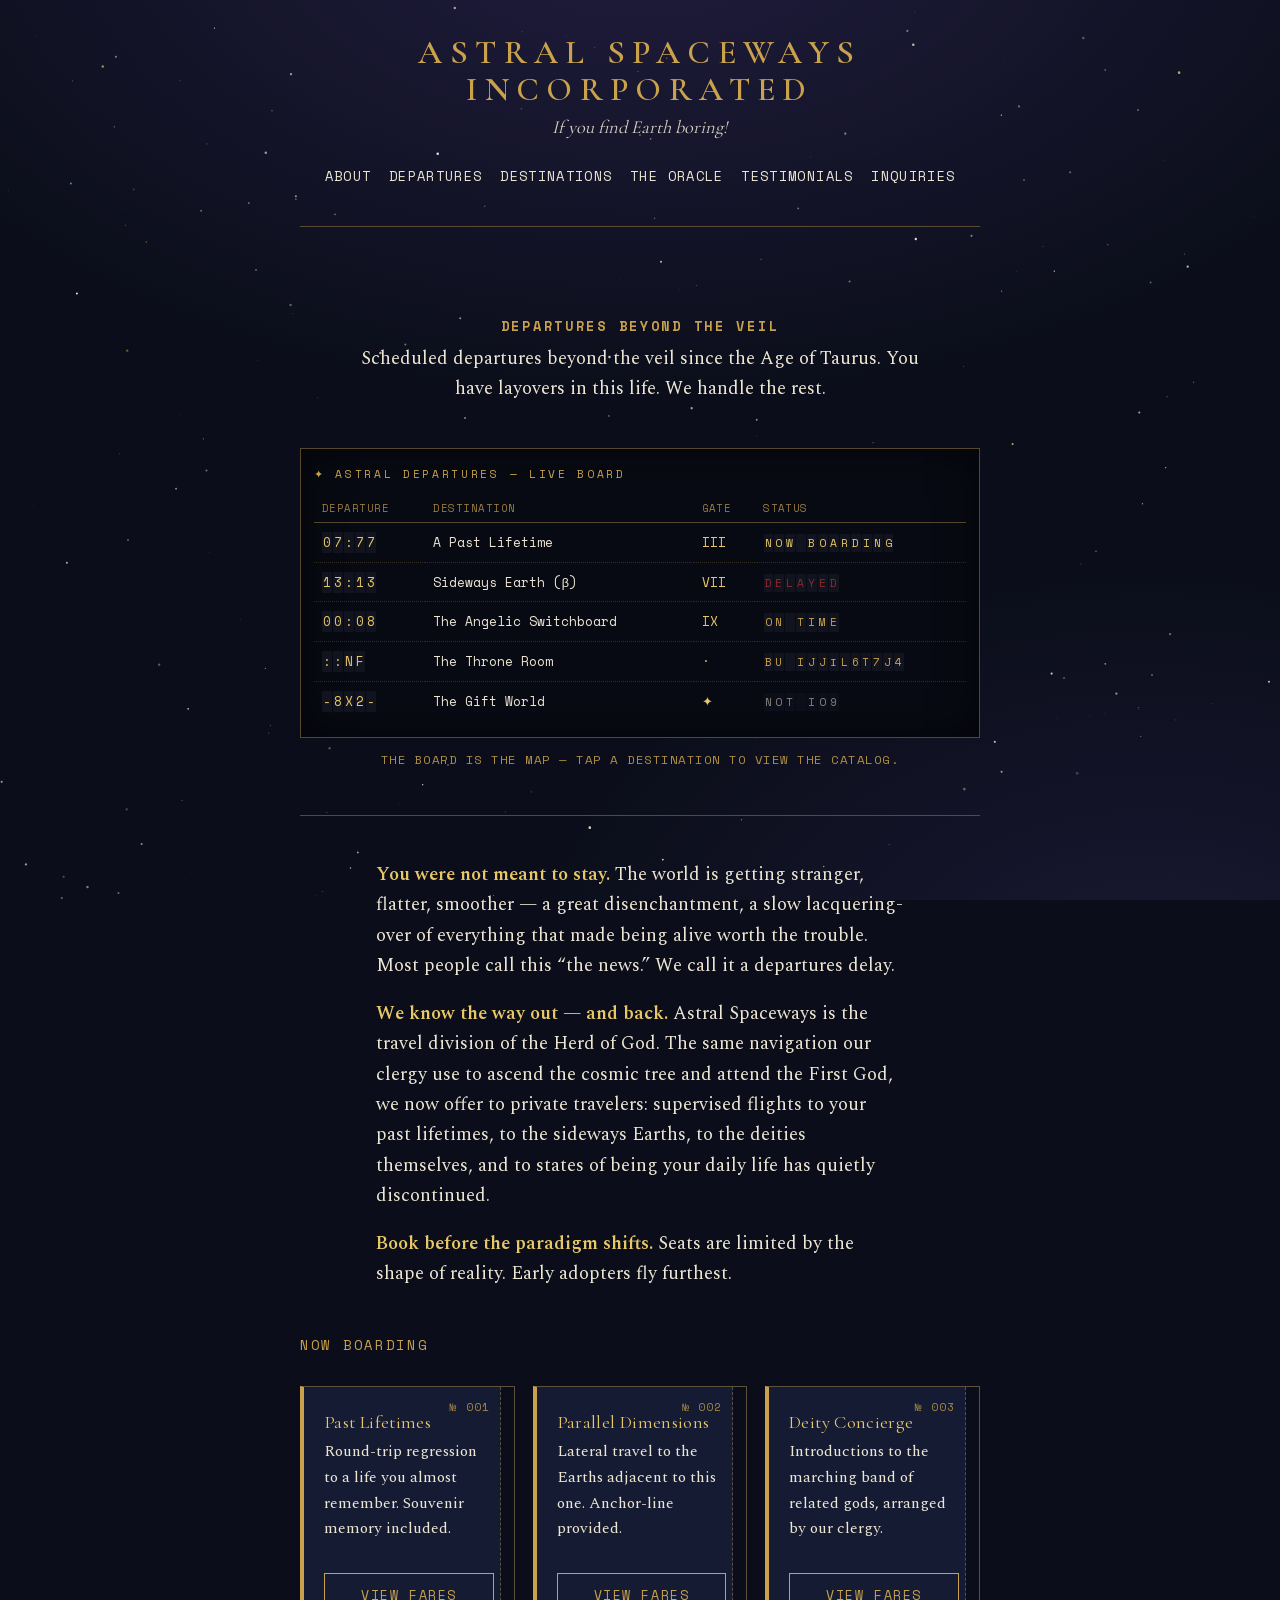
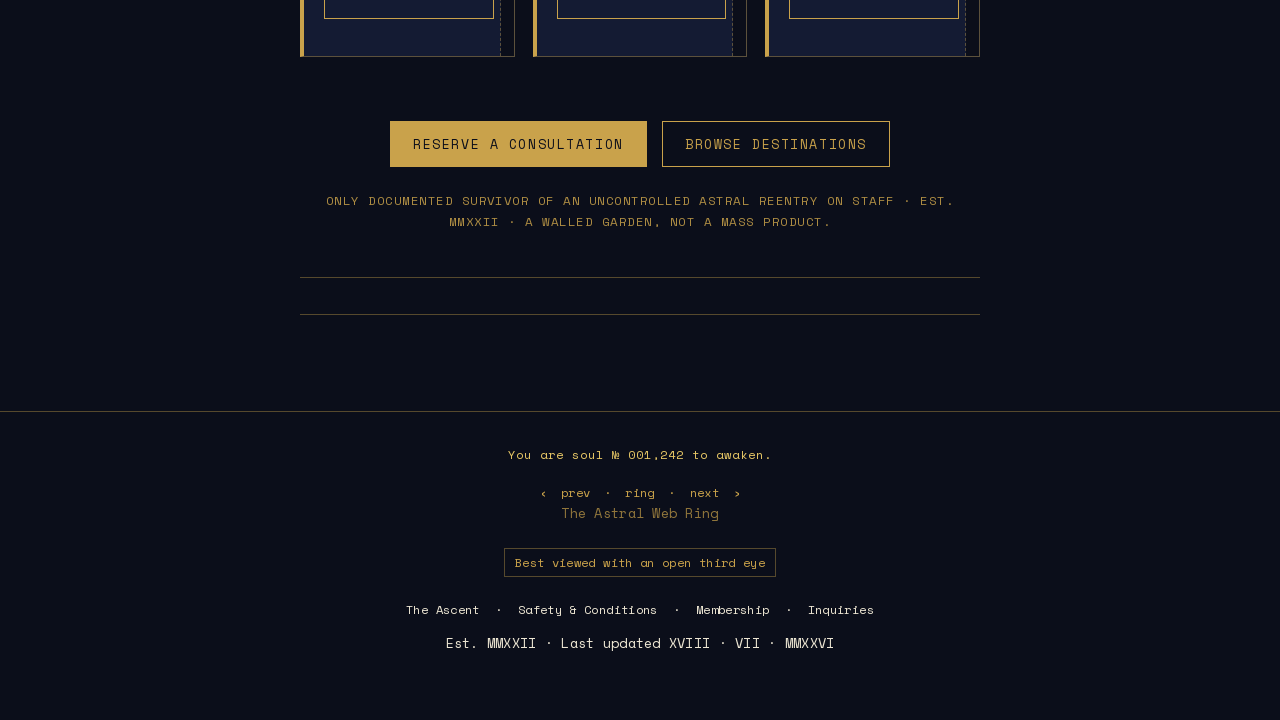
<file: index.html>
<!DOCTYPE html>
<html lang="en">
<head>
  <meta charset="utf-8">
  <meta name="viewport" content="width=device-width, initial-scale=1">
  <title>Astral Spaceways Incorporated — If you find Earth boring!</title>
  <meta name="description" content="Scheduled departures beyond the veil since the Age of Taurus. Supervised astral flights to past lifetimes, parallel dimensions, and the deities themselves. The travel division of the Herd of God.">
  <link rel="icon" href="favicon.svg" type="image/svg+xml">
  <link rel="icon" href="favicon.ico" sizes="any">
  <link rel="preload" href="assets/fonts/cormorant-garamond-var.woff2" as="font" type="font/woff2" crossorigin>
  <link rel="preload" href="assets/fonts/spectral-400.woff2" as="font" type="font/woff2" crossorigin>
  <link rel="stylesheet" href="assets/css/style.css">
  <meta property="og:type" content="website">
  <meta property="og:title" content="Astral Spaceways Incorporated — If you find Earth boring!">
  <meta property="og:description" content="Scheduled departures beyond the veil since the Age of Taurus. Supervised flights to past lifetimes, parallel dimensions, and the deities themselves.">
  <meta property="og:image" content="assets/img/og-image.png">
  <meta name="twitter:card" content="summary_large_image">
</head>
<body>
  <div class="starfield" aria-hidden="true"></div>
  <a class="skip" href="#main">Skip to content</a>

  <header class="masthead">
    <div class="wrap">
      <p class="wordmark"><a href="index.html">Astral Spaceways Incorporated</a></p>
      <p class="tagline">If you find Earth boring!</p>
      <nav class="nav" aria-label="Primary">
        <ul>
          <li><a href="about.html">About</a></li>
          <li><a href="departures.html">Departures</a></li>
          <li><a href="destinations.html">Destinations</a></li>
          <li><a href="oracle.html">The Oracle</a></li>
          <li><a href="testimonials.html">Testimonials</a></li>
          <li><a href="inquiries.html">Inquiries</a></li>
        </ul>
      </nav>
      <hr class="hairline hairline--wide">
    </div>
  </header>

  <main id="main">
    <div class="wrap">

      <section class="center" aria-labelledby="hero-h">
        <h1 id="hero-h" class="eyebrow">Departures beyond the veil</h1>
        <p class="lede measure">Scheduled departures beyond the veil since the Age of Taurus. You have layovers in this life. We handle the rest.</p>
      </section>

      <!-- SIGNATURE: The Astral Departures Board (§8.4) -->
      <section aria-labelledby="board-h">
        <div class="board">
          <table>
            <caption id="board-h">✦ Astral Departures — live board</caption>
            <thead>
              <tr><th scope="col">Departure</th><th scope="col">Destination</th><th scope="col">Gate</th><th scope="col">Status</th></tr>
            </thead>
            <tbody>
              <tr>
                <td><span data-flap="07:77">07:77</span></td>
                <td class="dest"><a class="dest" href="destinations.html#terminal-i">A Past Lifetime</a></td>
                <td>III</td>
                <td><span class="status" data-s="boarding" data-flap="NOW BOARDING">NOW BOARDING</span></td>
              </tr>
              <tr>
                <td><span data-flap="13:13">13:13</span></td>
                <td class="dest"><a class="dest" href="destinations.html#terminal-ii">Sideways Earth (β)</a></td>
                <td>VII</td>
                <td><span class="status" data-s="delayed" data-flap="DELAYED">DELAYED</span></td>
              </tr>
              <tr>
                <td><span data-flap="00:00">00:00</span></td>
                <td class="dest"><a class="dest" href="destinations.html#terminal-iii">The Angelic Switchboard</a></td>
                <td>IX</td>
                <td><span class="status" data-flap="ON TIME">ON TIME</span></td>
              </tr>
              <tr>
                <td><span data-flap="∞:∞∞">∞:∞∞</span></td>
                <td class="dest"><a class="dest" href="destinations.html#terminal-iv">The Throne Room</a></td>
                <td>·</td>
                <td><span class="status" data-flap="BY INVITATION">BY INVITATION</span></td>
              </tr>
              <tr>
                <td><span data-flap="--:--">--:--</span></td>
                <td class="dest"><a class="dest" href="destinations.html#terminal-gift">The Gift World</a></td>
                <td>✦</td>
                <td><span class="status" data-s="notyet" data-flap="NOT YET">NOT YET</span></td>
              </tr>
            </tbody>
          </table>
        </div>
        <p class="trust" style="margin-top:.8rem">The board is the map — tap a destination to view the catalog.</p>
      </section>

      <hr class="hairline">

      <!-- The pitch, three movements (§10.1) -->
      <section class="measure" aria-label="The pitch">
        <p class="lede"><strong>You were not meant to stay.</strong> The world is getting stranger, flatter, smoother — a great disenchantment, a slow lacquering-over of everything that made being alive worth the trouble. Most people call this “the news.” We call it a departures delay.</p>
        <p class="lede"><strong>We know the way out — and back.</strong> Astral Spaceways is the travel division of the Herd of God. The same navigation our clergy use to ascend the cosmic tree and attend the First God, we now offer to private travelers: supervised flights to your past lifetimes, to the sideways Earths, to the deities themselves, and to states of being your daily life has quietly discontinued.</p>
        <p class="lede"><strong>Book before the paradigm shifts.</strong> Seats are limited by the shape of reality. Early adopters fly furthest.</p>
      </section>

      <!-- Three feature tiles (§10.1) -->
      <section aria-labelledby="feat-h">
        <p class="eyebrow" id="feat-h">Now boarding</p>
        <div class="pass-grid cols-3">
          <article class="pass tile">
            <span class="ticket-no">№ 001</span>
            <p class="fare">Past Lifetimes</p>
            <p class="fare-body">Round-trip regression to a life you almost remember. Souvenir memory included.</p>
            <p class="tile-cta"><a class="btn btn--block" href="departures.html">View fares</a></p>
          </article>
          <article class="pass tile">
            <span class="ticket-no">№ 002</span>
            <p class="fare">Parallel Dimensions</p>
            <p class="fare-body">Lateral travel to the Earths adjacent to this one. Anchor-line provided.</p>
            <p class="tile-cta"><a class="btn btn--block" href="departures.html">View fares</a></p>
          </article>
          <article class="pass tile">
            <span class="ticket-no">№ 003</span>
            <p class="fare">Deity Concierge</p>
            <p class="fare-body">Introductions to the marching band of related gods, arranged by our clergy.</p>
            <p class="tile-cta"><a class="btn btn--block" href="departures.html">View fares</a></p>
          </article>
        </div>
      </section>

      <section class="center">
        <div class="cta-row">
          <a class="btn btn--solid" href="inquiries.html">Reserve a consultation</a>
          <a class="btn" href="destinations.html">Browse destinations</a>
        </div>
        <p class="trust">Only documented survivor of an uncontrolled astral reentry on staff · Est. MMXXII · A walled garden, not a mass product.</p>
      </section>

      <!-- The one sanctioned ticker (§8.5) -->
      <div class="ticker" aria-hidden="true"><span>✦ IN-FLIGHT STATUS ✦ &nbsp; The archangel of Mystery is not answering direct calls today &nbsp; · &nbsp; Gate IX open for the Switchboard &nbsp; · &nbsp; Grounding crew on standby at all terminals &nbsp; · &nbsp; Empty is the throne &nbsp; · &nbsp; Tip your cowherd &nbsp; ✦</span></div>

    </div>
  </main>

  <footer class="site-footer">
    <div class="wrap">
      <p class="counter" id="soul-counter">You are soul № 001,242 to awaken.</p>
      <p class="webring">‹ <a href="membership.html">prev</a> · <a href="about.html">ring</a> · <a href="destinations.html">next</a> ›<br><span class="mono" style="opacity:.7">The Astral Web Ring</span></p>
      <p class="badge3i">Best viewed with an open third eye</p>
      <p class="footer-links">
        <a href="ascent.html">The Ascent</a> ·
        <a href="safety.html">Safety &amp; Conditions</a> ·
        <a href="membership.html">Membership</a> ·
        <a href="inquiries.html">Inquiries</a>
      </p>
      <p class="mono">Est. MMXXII · Last updated XVIII · VII · MMXXVI</p>
    </div>
  </footer>

  <script src="assets/js/starfield.js" defer></script>
  <script src="assets/js/splitflap.js" defer></script>
  <script src="assets/js/nav.js" defer></script>
</body>
</html>
</file>
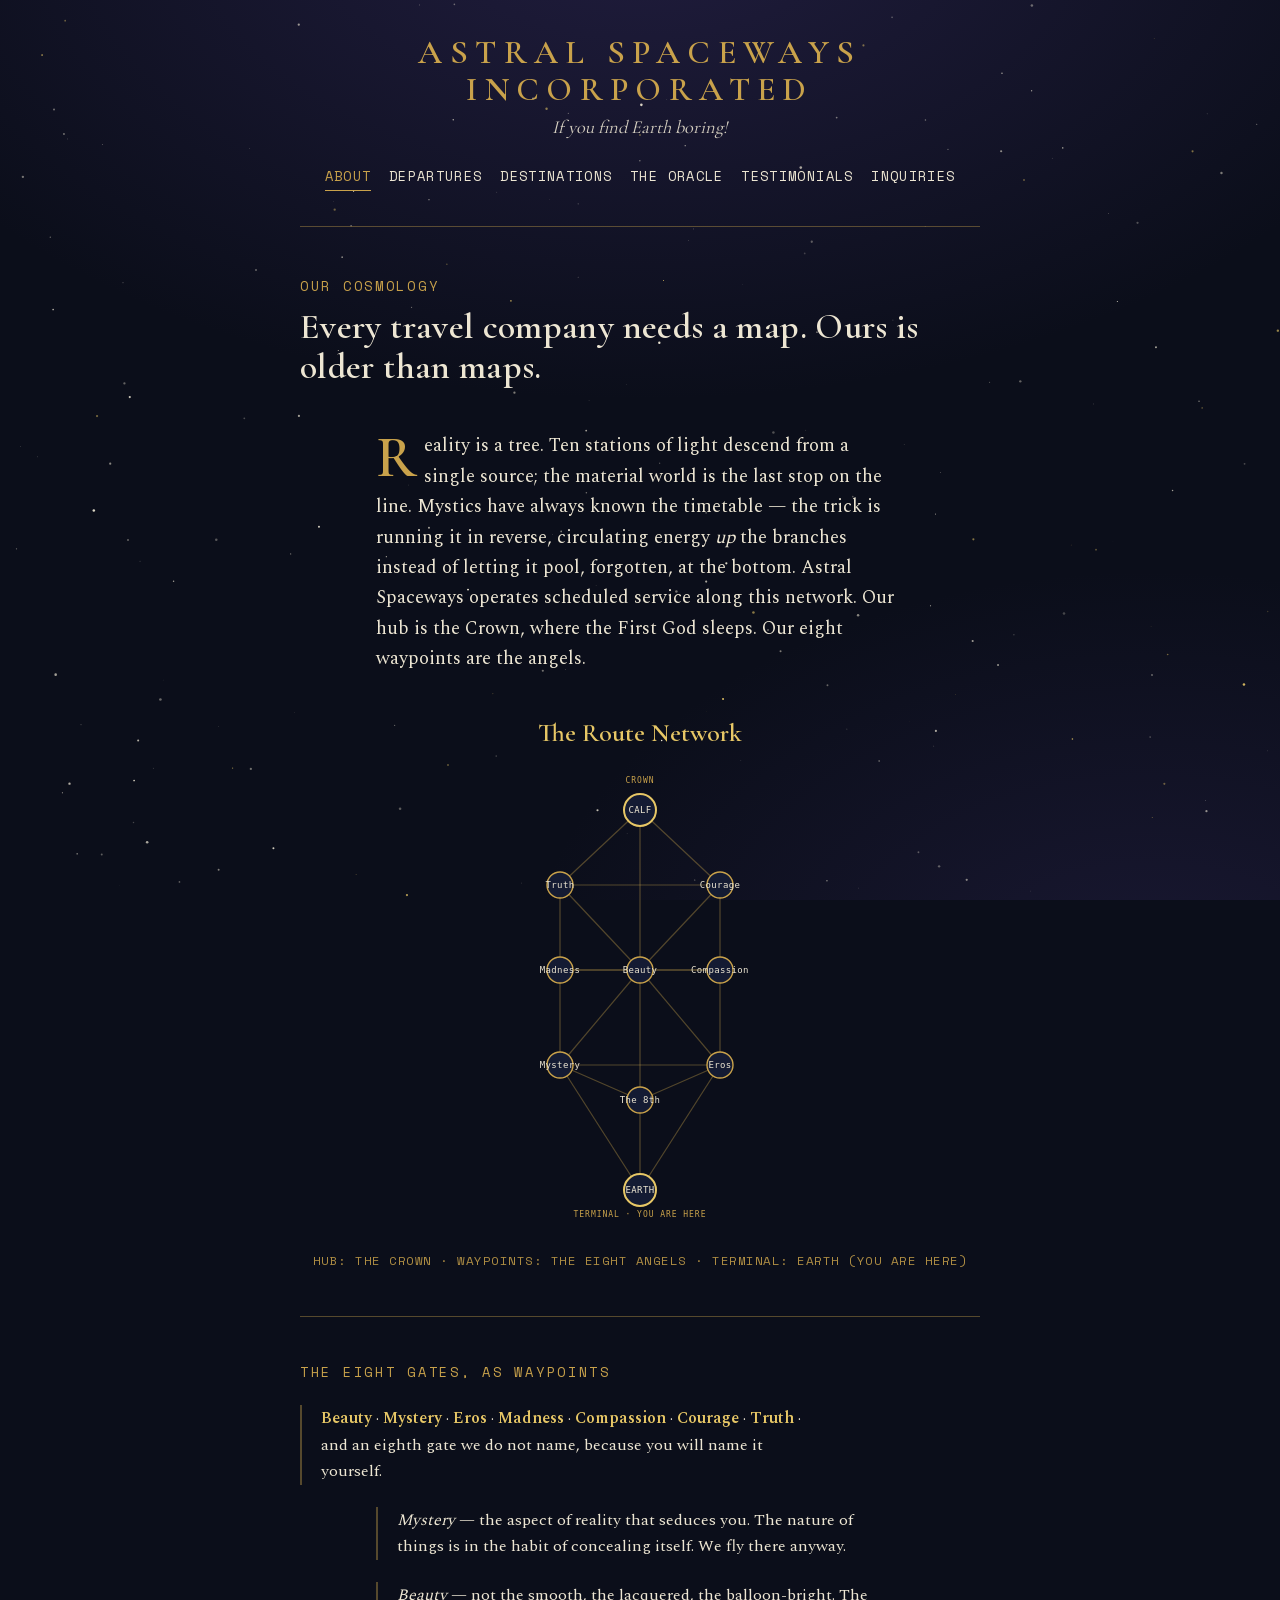
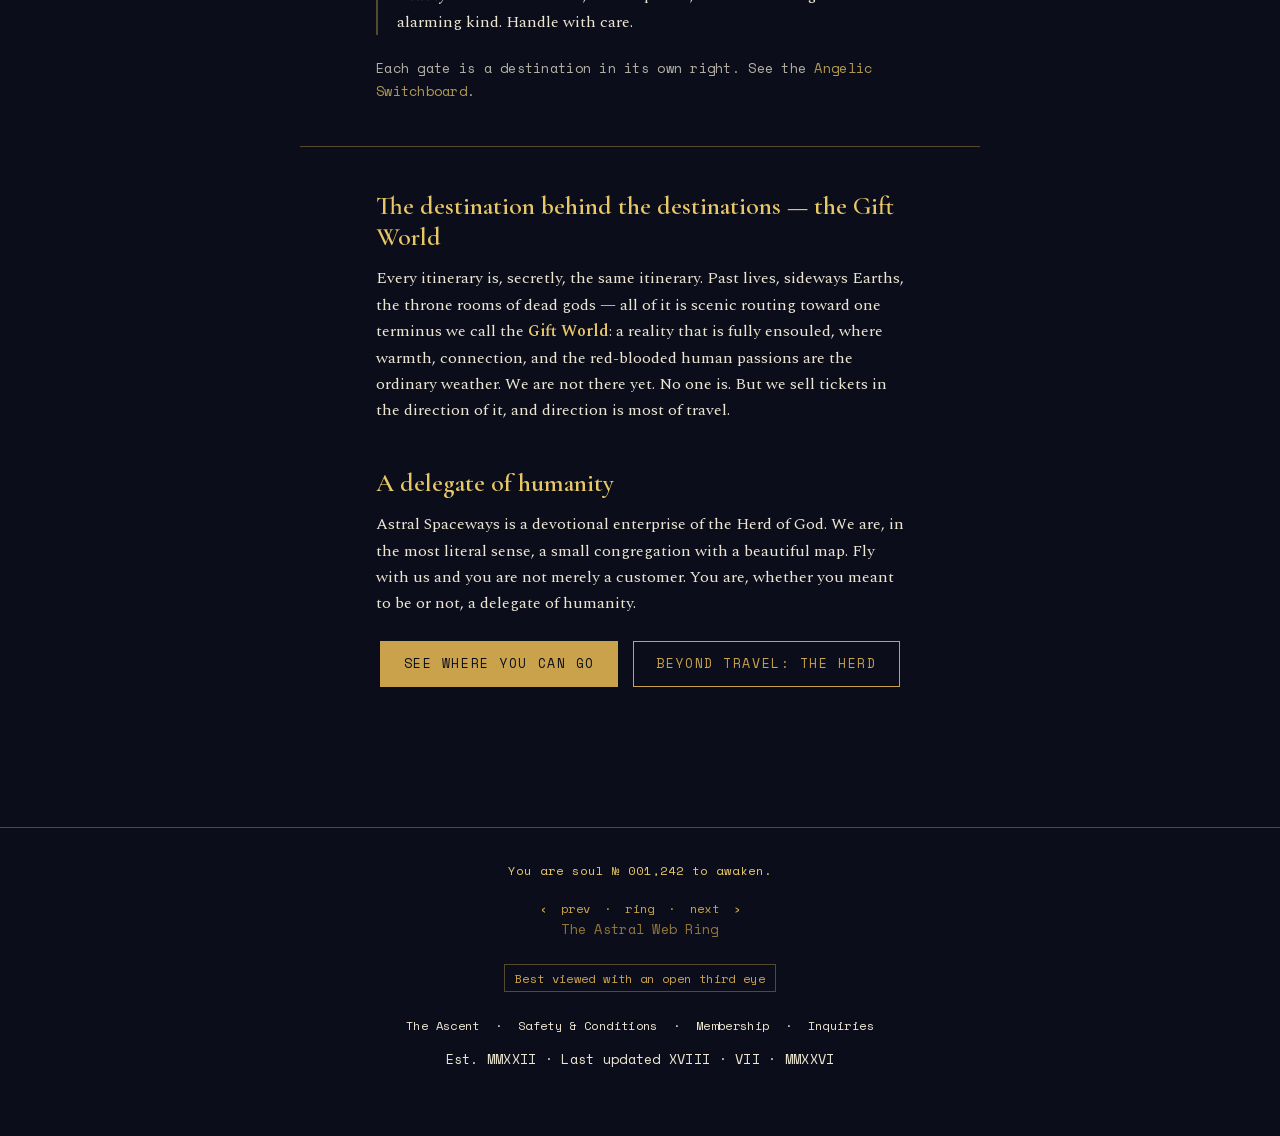
<file: about.html>
<!DOCTYPE html>
<html lang="en">
<head>
  <meta charset="utf-8">
  <meta name="viewport" content="width=device-width, initial-scale=1">
  <title>Our Cosmology — Astral Spaceways Incorporated</title>
  <meta name="description" content="Every travel company needs a map. Ours is older than maps. The cosmic tree, the eight gates, and the Gift World — repackaged as flight infrastructure.">
  <link rel="icon" href="favicon.svg" type="image/svg+xml">
  <link rel="icon" href="favicon.ico" sizes="any">
  <link rel="stylesheet" href="assets/css/style.css">
  <meta property="og:type" content="website">
  <meta property="og:title" content="Our Cosmology — Astral Spaceways Incorporated">
  <meta property="og:description" content="Every travel company needs a map. Ours is older than maps.">
  <meta property="og:image" content="assets/img/og-image.png">
</head>
<body>
  <div class="starfield" aria-hidden="true"></div>
  <a class="skip" href="#main">Skip to content</a>

  <header class="masthead">
    <div class="wrap">
      <p class="wordmark"><a href="index.html">Astral Spaceways Incorporated</a></p>
      <p class="tagline">If you find Earth boring!</p>
      <nav class="nav" aria-label="Primary">
        <ul>
          <li><a href="about.html" aria-current="page">About</a></li>
          <li><a href="departures.html">Departures</a></li>
          <li><a href="destinations.html">Destinations</a></li>
          <li><a href="oracle.html">The Oracle</a></li>
          <li><a href="testimonials.html">Testimonials</a></li>
          <li><a href="inquiries.html">Inquiries</a></li>
        </ul>
      </nav>
      <hr class="hairline hairline--wide">
    </div>
  </header>

  <main id="main">
    <div class="wrap">
      <p class="eyebrow">Our Cosmology</p>
      <h1>Every travel company needs a map. Ours is older than maps.</h1>

      <section class="measure">
        <p class="lede dropcap">Reality is a tree. Ten stations of light descend from a single source; the material world is the last stop on the line. Mystics have always known the timetable — the trick is running it in reverse, circulating energy <em>up</em> the branches instead of letting it pool, forgotten, at the bottom. Astral Spaceways operates scheduled service along this network. Our hub is the Crown, where the First God sleeps. Our eight waypoints are the angels.</p>
      </section>

      <!-- The route map (Sephirot-as-network) -->
      <section class="center" aria-labelledby="map-h">
        <h2 id="map-h">The Route Network</h2>
        <img src="assets/img/route-map.svg" alt="The Astral Spaceways route map: a Sephirot tree read as a flight network. The Calf sits at the Crown; eight angel-gates — Beauty, Mystery, Eros, Madness, Compassion, Courage, Truth, and the Eighth — form the waypoints; Earth is the terminal at the base." width="300" height="470" style="margin:1rem auto;max-width:320px">
        <p class="trust">Hub: the Crown · Waypoints: the eight angels · Terminal: Earth (you are here)</p>
      </section>

      <hr class="hairline">

      <section aria-labelledby="gates-h">
        <p class="eyebrow" id="gates-h">The eight gates, as waypoints</p>
        <div class="inworld measure">
          <p><strong>Beauty</strong> · <strong>Mystery</strong> · <strong>Eros</strong> · <strong>Madness</strong> · <strong>Compassion</strong> · <strong>Courage</strong> · <strong>Truth</strong> · and an eighth gate we do not name, because you will name it yourself.</p>
        </div>
        <div class="measure">
          <p class="inworld"><em>Mystery</em> — the aspect of reality that seduces you. The nature of things is in the habit of concealing itself. We fly there anyway.</p>
          <p class="inworld"><em>Beauty</em> — not the smooth, the lacquered, the balloon-bright. The alarming kind. Handle with care.</p>
          <p class="mono" style="opacity:.75">Each gate is a destination in its own right. See the <a href="destinations.html#terminal-iii">Angelic Switchboard</a>.</p>
        </div>
      </section>

      <hr class="hairline">

      <section class="measure" aria-labelledby="gift-h">
        <h2 id="gift-h">The destination behind the destinations — the Gift World</h2>
        <p>Every itinerary is, secretly, the same itinerary. Past lives, sideways Earths, the throne rooms of dead gods — all of it is scenic routing toward one terminus we call the <strong>Gift World</strong>: a reality that is fully ensouled, where warmth, connection, and the red-blooded human passions are the ordinary weather. We are not there yet. No one is. But we sell tickets in the direction of it, and direction is most of travel.</p>
      </section>

      <section class="measure" aria-labelledby="honest-h">
        <h2 id="honest-h">A delegate of humanity</h2>
        <p>Astral Spaceways is a devotional enterprise of the Herd of God. We are, in the most literal sense, a small congregation with a beautiful map. Fly with us and you are not merely a customer. You are, whether you meant to be or not, a delegate of humanity.</p>
        <div class="cta-row">
          <a class="btn btn--solid" href="destinations.html">See where you can go</a>
          <a class="btn" href="membership.html">Beyond travel: the Herd</a>
        </div>
      </section>
    </div>
  </main>

  <footer class="site-footer">
    <div class="wrap">
      <p class="counter">You are soul № 001,242 to awaken.</p>
      <p class="webring">‹ <a href="membership.html">prev</a> · <a href="about.html">ring</a> · <a href="destinations.html">next</a> ›<br><span class="mono" style="opacity:.7">The Astral Web Ring</span></p>
      <p class="badge3i">Best viewed with an open third eye</p>
      <p class="footer-links">
        <a href="ascent.html">The Ascent</a> ·
        <a href="safety.html">Safety &amp; Conditions</a> ·
        <a href="membership.html">Membership</a> ·
        <a href="inquiries.html">Inquiries</a>
      </p>
      <p class="mono">Est. MMXXII · Last updated XVIII · VII · MMXXVI</p>
    </div>
  </footer>

  <script src="assets/js/starfield.js" defer></script>
  <script src="assets/js/nav.js" defer></script>
</body>
</html>
</file>
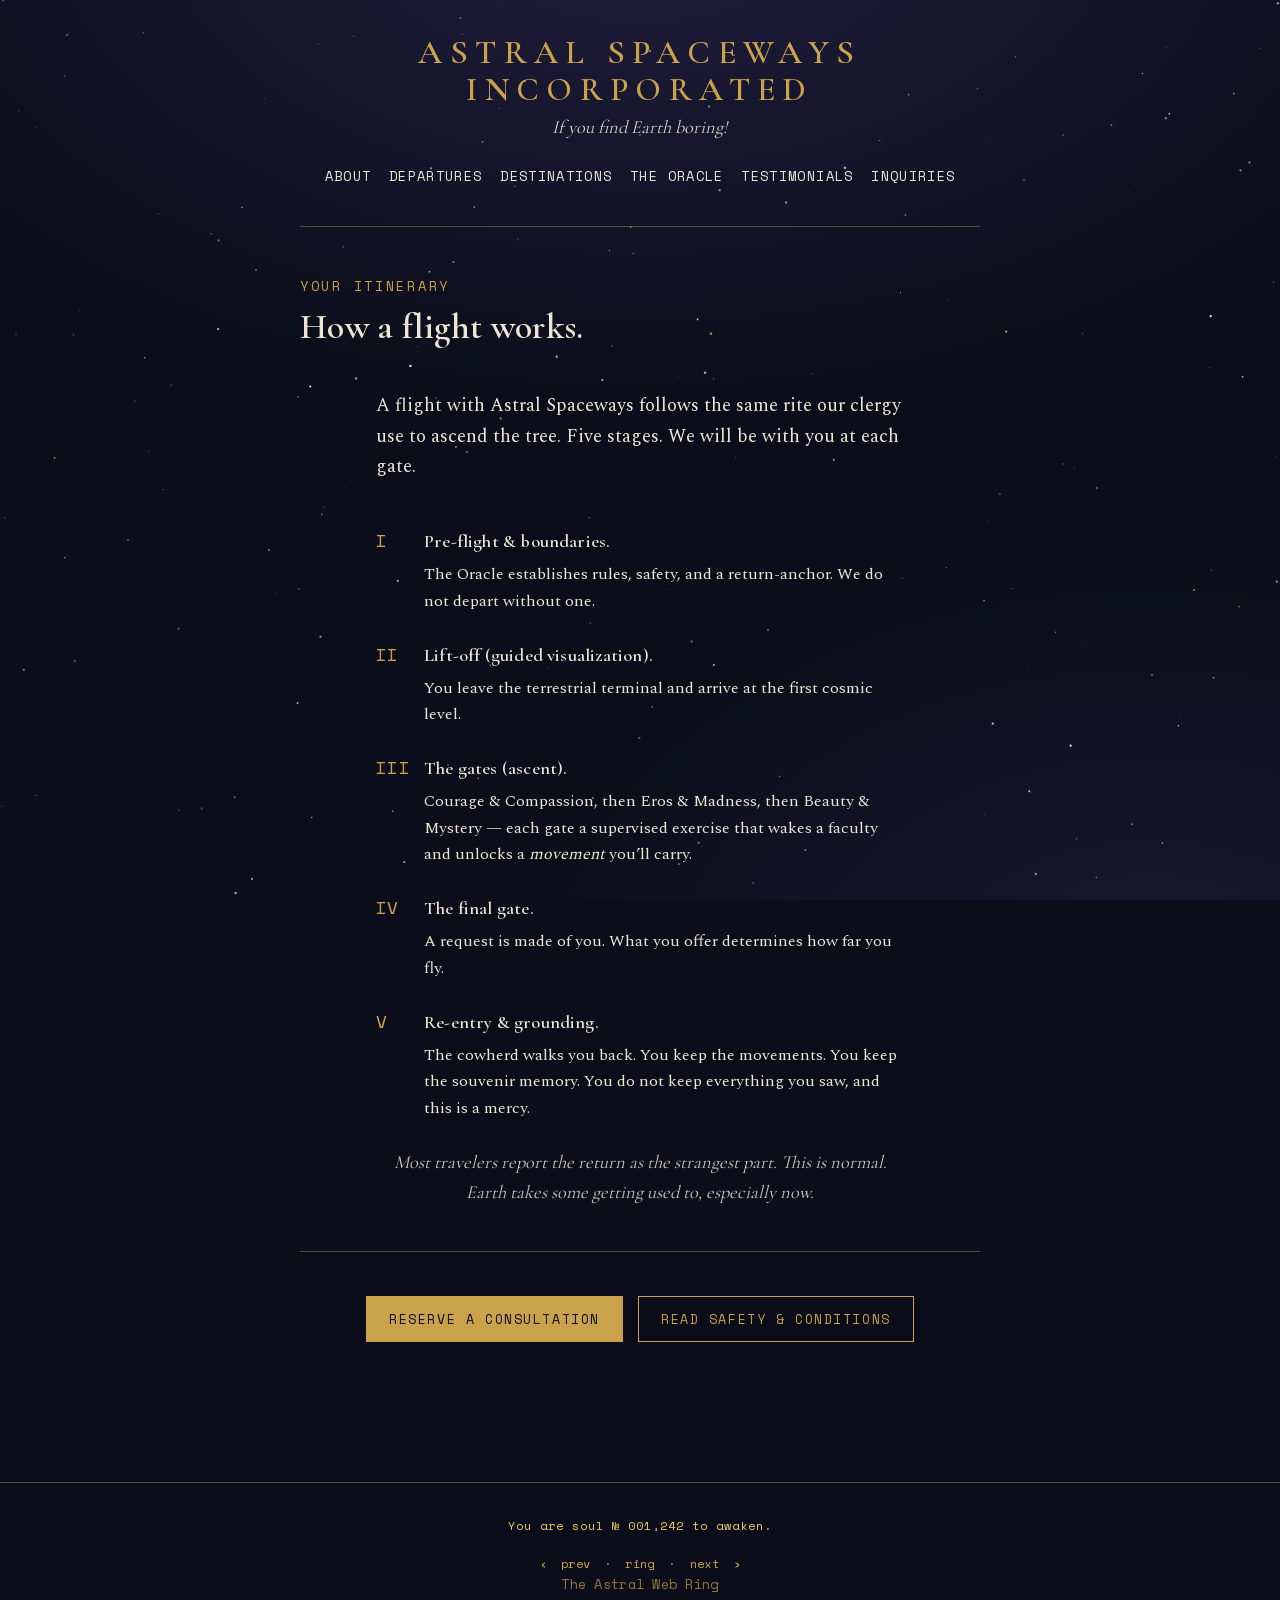
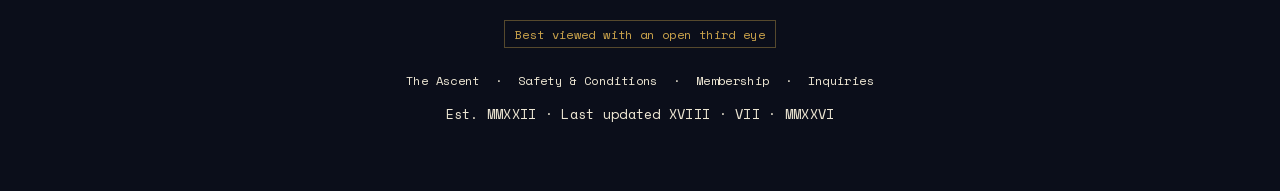
<file: ascent.html>
<!DOCTYPE html>
<html lang="en">
<head>
  <meta charset="utf-8">
  <meta name="viewport" content="width=device-width, initial-scale=1">
  <title>Your Itinerary — How a Flight Works — Astral Spaceways Incorporated</title>
  <meta name="description" content="A flight with Astral Spaceways follows the same rite our clergy use to ascend the tree. Five stages. We will be with you at each gate.">
  <link rel="icon" href="favicon.svg" type="image/svg+xml">
  <link rel="icon" href="favicon.ico" sizes="any">
  <link rel="stylesheet" href="assets/css/style.css">
  <meta property="og:type" content="website">
  <meta property="og:title" content="Your Itinerary — Astral Spaceways Incorporated">
  <meta property="og:description" content="Five stages. We will be with you at each gate.">
  <meta property="og:image" content="assets/img/og-image.png">
</head>
<body>
  <div class="starfield" aria-hidden="true"></div>
  <a class="skip" href="#main">Skip to content</a>

  <header class="masthead">
    <div class="wrap">
      <p class="wordmark"><a href="index.html">Astral Spaceways Incorporated</a></p>
      <p class="tagline">If you find Earth boring!</p>
      <nav class="nav" aria-label="Primary">
        <ul>
          <li><a href="about.html">About</a></li>
          <li><a href="departures.html">Departures</a></li>
          <li><a href="destinations.html">Destinations</a></li>
          <li><a href="oracle.html">The Oracle</a></li>
          <li><a href="testimonials.html">Testimonials</a></li>
          <li><a href="inquiries.html">Inquiries</a></li>
        </ul>
      </nav>
      <hr class="hairline hairline--wide">
    </div>
  </header>

  <main id="main">
    <div class="wrap">
      <p class="eyebrow">Your Itinerary</p>
      <h1>How a flight works.</h1>
      <section class="measure">
        <p class="lede">A flight with Astral Spaceways follows the same rite our clergy use to ascend the tree. Five stages. We will be with you at each gate.</p>
      </section>

      <section class="measure" aria-label="The five stages">
        <ol class="itinerary" style="list-style:none;counter-reset:stage;padding:0;margin:1.5rem 0">
          <li style="counter-increment:stage;margin:0 0 1.6rem;padding-left:3rem;position:relative">
            <span class="mono" aria-hidden="true" style="position:absolute;left:0;top:0;color:var(--calf-gold);font-size:1.1rem">I</span>
            <h3 style="margin:0 0 .3rem">Pre-flight &amp; boundaries.</h3>
            <p style="margin:0">The Oracle establishes rules, safety, and a return-anchor. We do not depart without one.</p>
          </li>
          <li style="counter-increment:stage;margin:0 0 1.6rem;padding-left:3rem;position:relative">
            <span class="mono" aria-hidden="true" style="position:absolute;left:0;top:0;color:var(--calf-gold);font-size:1.1rem">II</span>
            <h3 style="margin:0 0 .3rem">Lift-off (guided visualization).</h3>
            <p style="margin:0">You leave the terrestrial terminal and arrive at the first cosmic level.</p>
          </li>
          <li style="counter-increment:stage;margin:0 0 1.6rem;padding-left:3rem;position:relative">
            <span class="mono" aria-hidden="true" style="position:absolute;left:0;top:0;color:var(--calf-gold);font-size:1.1rem">III</span>
            <h3 style="margin:0 0 .3rem">The gates (ascent).</h3>
            <p style="margin:0">Courage &amp; Compassion, then Eros &amp; Madness, then Beauty &amp; Mystery — each gate a supervised exercise that wakes a faculty and unlocks a <em>movement</em> you’ll carry.</p>
          </li>
          <li style="counter-increment:stage;margin:0 0 1.6rem;padding-left:3rem;position:relative">
            <span class="mono" aria-hidden="true" style="position:absolute;left:0;top:0;color:var(--calf-gold);font-size:1.1rem">IV</span>
            <h3 style="margin:0 0 .3rem">The final gate.</h3>
            <p style="margin:0">A request is made of you. What you offer determines how far you fly.</p>
          </li>
          <li style="counter-increment:stage;margin:0 0 1.6rem;padding-left:3rem;position:relative">
            <span class="mono" aria-hidden="true" style="position:absolute;left:0;top:0;color:var(--calf-gold);font-size:1.1rem">V</span>
            <h3 style="margin:0 0 .3rem">Re-entry &amp; grounding.</h3>
            <p style="margin:0">The cowherd walks you back. You keep the movements. You keep the souvenir memory. You do not keep everything you saw, and this is a mercy.</p>
          </li>
        </ol>
        <p class="epigraph">Most travelers report the return as the strangest part. This is normal. Earth takes some getting used to, especially now.</p>
      </section>

      <hr class="hairline">
      <section class="center">
        <div class="cta-row">
          <a class="btn btn--solid" href="inquiries.html">Reserve a consultation</a>
          <a class="btn" href="safety.html">Read Safety &amp; Conditions</a>
        </div>
      </section>
    </div>
  </main>

  <footer class="site-footer">
    <div class="wrap">
      <p class="counter">You are soul № 001,242 to awaken.</p>
      <p class="webring">‹ <a href="testimonials.html">prev</a> · <a href="about.html">ring</a> · <a href="safety.html">next</a> ›<br><span class="mono" style="opacity:.7">The Astral Web Ring</span></p>
      <p class="badge3i">Best viewed with an open third eye</p>
      <p class="footer-links">
        <a href="ascent.html">The Ascent</a> ·
        <a href="safety.html">Safety &amp; Conditions</a> ·
        <a href="membership.html">Membership</a> ·
        <a href="inquiries.html">Inquiries</a>
      </p>
      <p class="mono">Est. MMXXII · Last updated XVIII · VII · MMXXVI</p>
    </div>
  </footer>

  <script src="assets/js/starfield.js" defer></script>
  <script src="assets/js/nav.js" defer></script>
</body>
</html>
</file>
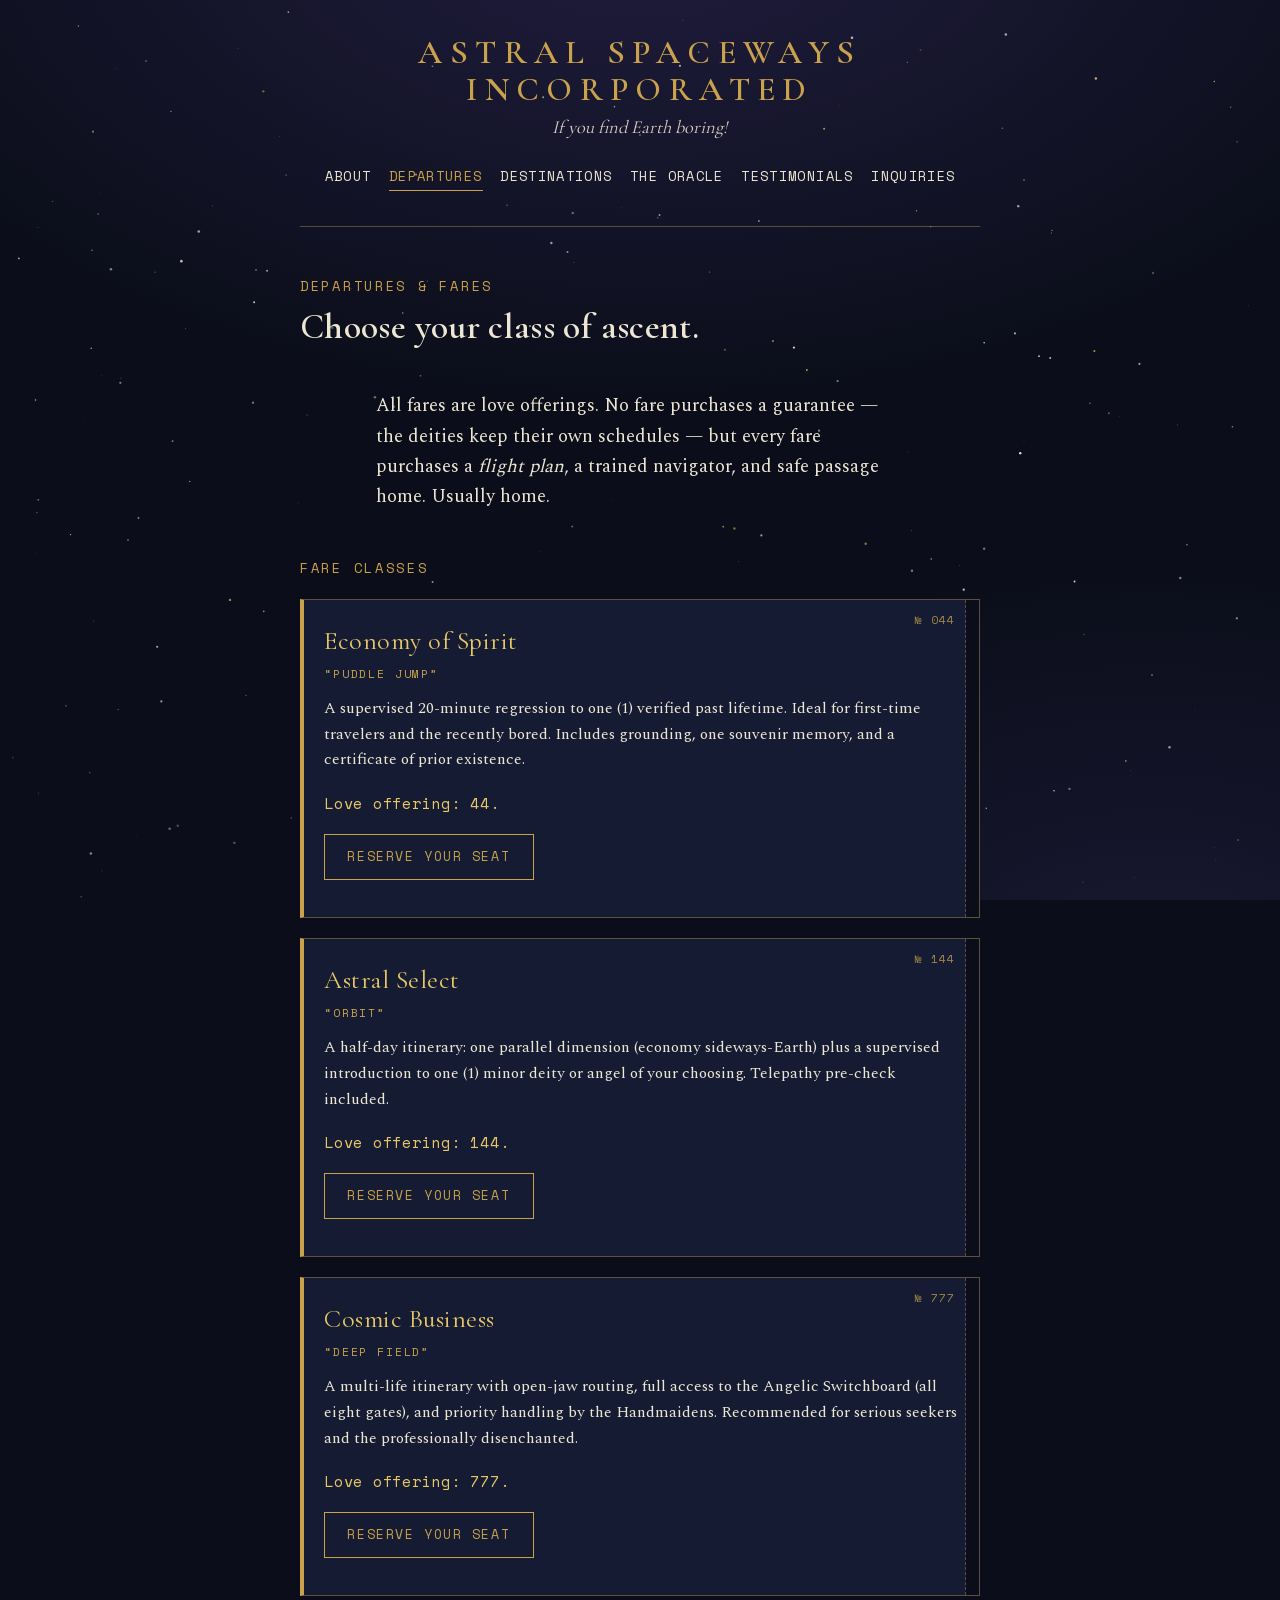
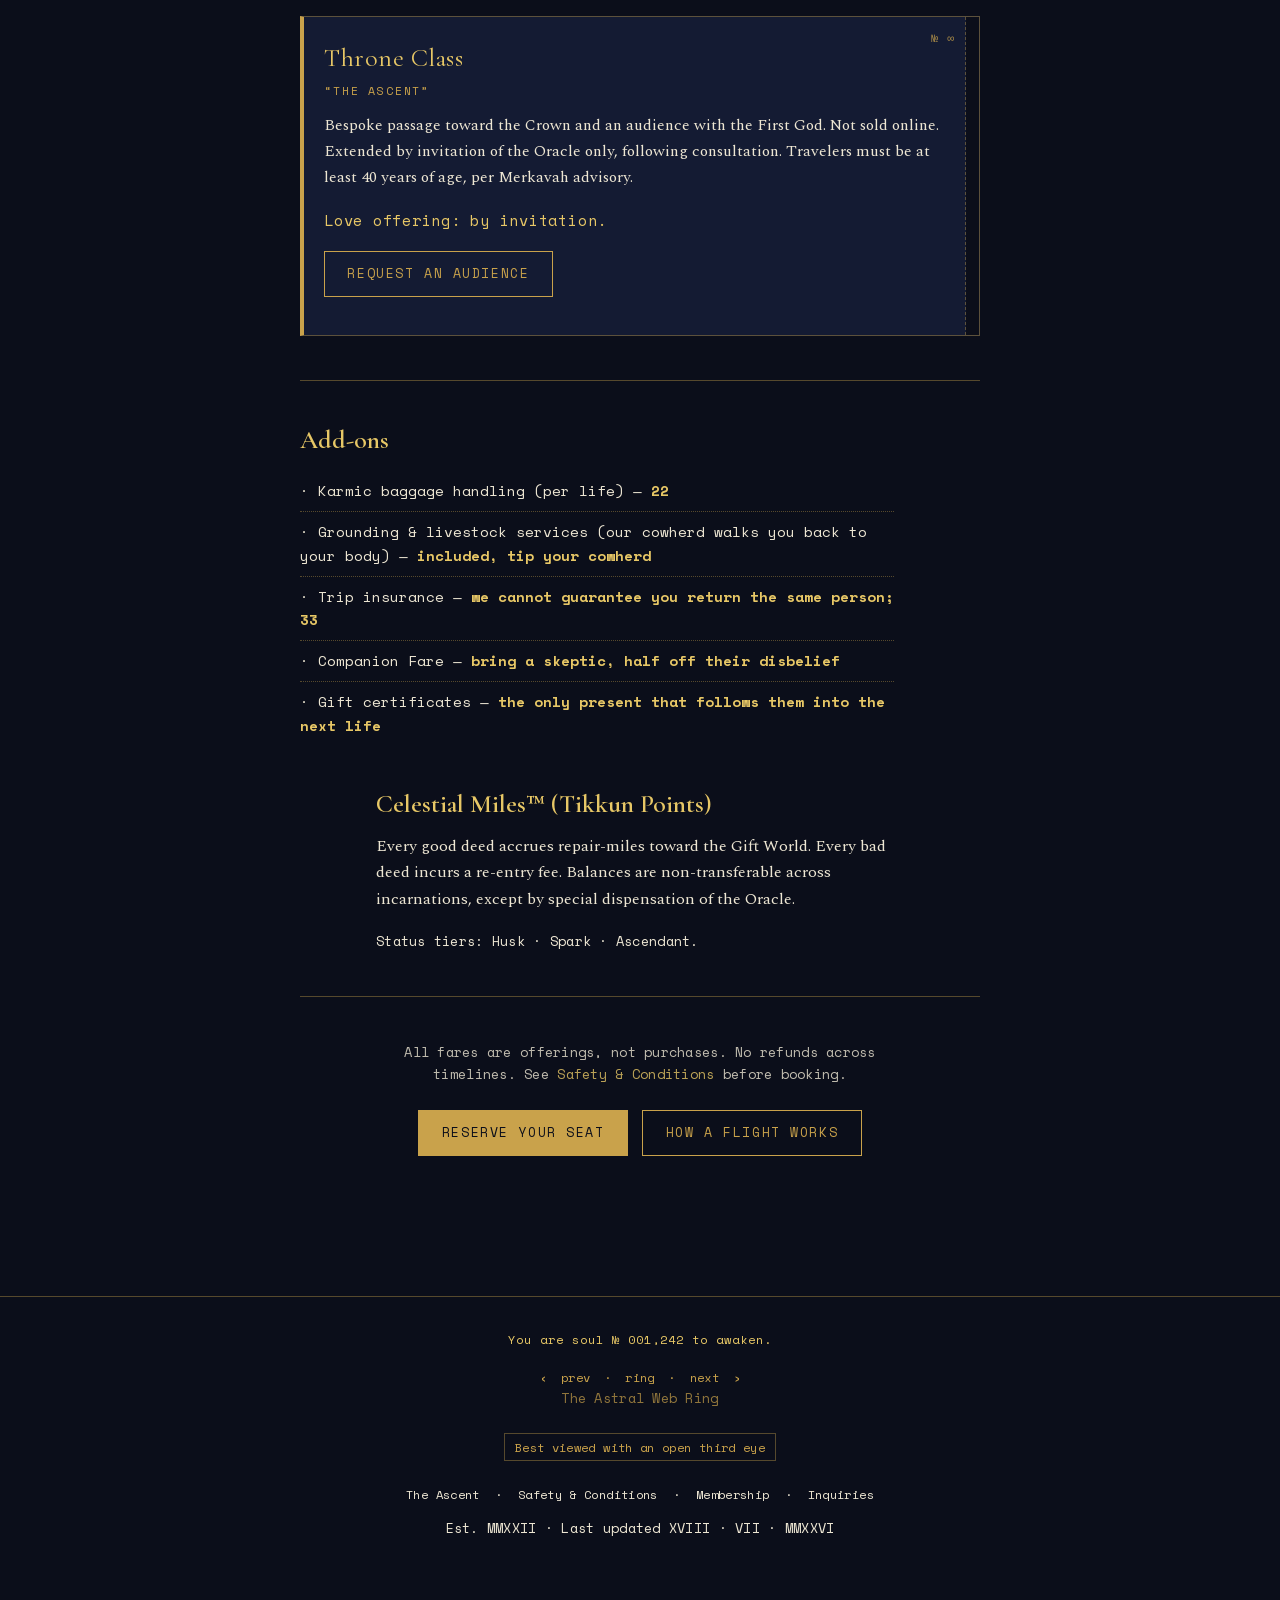
<file: departures.html>
<!DOCTYPE html>
<html lang="en">
<head>
  <meta charset="utf-8">
  <meta name="viewport" content="width=device-width, initial-scale=1">
  <title>Departures &amp; Fares — Astral Spaceways Incorporated</title>
  <meta name="description" content="Choose your class of ascent. All fares are love offerings. Economy of Spirit, Astral Select, Cosmic Business, and Throne Class — plus add-ons and Celestial Miles.">
  <link rel="icon" href="favicon.svg" type="image/svg+xml">
  <link rel="icon" href="favicon.ico" sizes="any">
  <link rel="stylesheet" href="assets/css/style.css">
  <meta property="og:type" content="website">
  <meta property="og:title" content="Departures &amp; Fares — Astral Spaceways Incorporated">
  <meta property="og:description" content="Choose your class of ascent. All fares are love offerings.">
  <meta property="og:image" content="assets/img/og-image.png">
</head>
<body>
  <div class="starfield" aria-hidden="true"></div>
  <a class="skip" href="#main">Skip to content</a>

  <header class="masthead">
    <div class="wrap">
      <p class="wordmark"><a href="index.html">Astral Spaceways Incorporated</a></p>
      <p class="tagline">If you find Earth boring!</p>
      <nav class="nav" aria-label="Primary">
        <ul>
          <li><a href="about.html">About</a></li>
          <li><a href="departures.html" aria-current="page">Departures</a></li>
          <li><a href="destinations.html">Destinations</a></li>
          <li><a href="oracle.html">The Oracle</a></li>
          <li><a href="testimonials.html">Testimonials</a></li>
          <li><a href="inquiries.html">Inquiries</a></li>
        </ul>
      </nav>
      <hr class="hairline hairline--wide">
    </div>
  </header>

  <main id="main">
    <div class="wrap">
      <p class="eyebrow">Departures &amp; Fares</p>
      <h1>Choose your class of ascent.</h1>
      <section class="measure">
        <p class="lede">All fares are love offerings. No fare purchases a guarantee — the deities keep their own schedules — but every fare purchases a <em>flight plan</em>, a trained navigator, and safe passage home. Usually home.</p>
      </section>

      <section aria-labelledby="fares-h">
        <p class="eyebrow" id="fares-h">Fare classes</p>

        <article class="pass">
          <span class="ticket-no">№ 044</span>
          <p class="fare">Economy of Spirit</p>
          <p class="fare-sub">“Puddle Jump”</p>
          <p class="fare-body">A supervised 20-minute regression to one (1) verified past lifetime. Ideal for first-time travelers and the recently bored. Includes grounding, one souvenir memory, and a certificate of prior existence.</p>
          <p class="fare-price">Love offering: 44.</p>
          <p style="margin-top:1rem"><a class="btn" href="inquiries.html">Reserve your seat</a></p>
        </article>

        <article class="pass">
          <span class="ticket-no">№ 144</span>
          <p class="fare">Astral Select</p>
          <p class="fare-sub">“Orbit”</p>
          <p class="fare-body">A half-day itinerary: one parallel dimension (economy sideways-Earth) plus a supervised introduction to one (1) minor deity or angel of your choosing. Telepathy pre-check included.</p>
          <p class="fare-price">Love offering: 144.</p>
          <p style="margin-top:1rem"><a class="btn" href="inquiries.html">Reserve your seat</a></p>
        </article>

        <article class="pass">
          <span class="ticket-no">№ 777</span>
          <p class="fare">Cosmic Business</p>
          <p class="fare-sub">“Deep Field”</p>
          <p class="fare-body">A multi-life itinerary with open-jaw routing, full access to the Angelic Switchboard (all eight gates), and priority handling by the Handmaidens. Recommended for serious seekers and the professionally disenchanted.</p>
          <p class="fare-price">Love offering: 777.</p>
          <p style="margin-top:1rem"><a class="btn" href="inquiries.html">Reserve your seat</a></p>
        </article>

        <article class="pass">
          <span class="ticket-no">№ ∞</span>
          <p class="fare">Throne Class</p>
          <p class="fare-sub">“The Ascent”</p>
          <p class="fare-body">Bespoke passage toward the Crown and an audience with the First God. Not sold online. Extended by invitation of the Oracle only, following consultation. Travelers must be at least 40 years of age, per Merkavah advisory.</p>
          <p class="fare-price">Love offering: by invitation.</p>
          <p style="margin-top:1rem"><a class="btn" href="inquiries.html">Request an audience</a></p>
        </article>
      </section>

      <hr class="hairline">

      <section aria-labelledby="addons-h">
        <h2 id="addons-h">Add-ons</h2>
        <ul class="data-list measure">
          <li>· Karmic baggage handling (per life) — <strong>22</strong></li>
          <li>· Grounding &amp; livestock services (our cowherd walks you back to your body) — <strong>included, tip your cowherd</strong></li>
          <li>· Trip insurance — <strong>we cannot guarantee you return the same person; 33</strong></li>
          <li>· Companion Fare — <strong>bring a skeptic, half off their disbelief</strong></li>
          <li>· Gift certificates — <strong>the only present that follows them into the next life</strong></li>
        </ul>
      </section>

      <section class="measure" aria-labelledby="loyalty-h">
        <h2 id="loyalty-h">Celestial Miles™ (Tikkun Points)</h2>
        <p>Every good deed accrues repair-miles toward the Gift World. Every bad deed incurs a re-entry fee. Balances are non-transferable across incarnations, except by special dispensation of the Oracle.</p>
        <p class="mono">Status tiers: Husk · Spark · Ascendant.</p>
      </section>

      <hr class="hairline">

      <section class="center">
        <p class="mono measure" style="opacity:.8;margin-inline:auto">All fares are offerings, not purchases. No refunds across timelines. See <a href="safety.html">Safety &amp; Conditions</a> before booking.</p>
        <div class="cta-row">
          <a class="btn btn--solid" href="inquiries.html">Reserve your seat</a>
          <a class="btn" href="ascent.html">How a flight works</a>
        </div>
      </section>
    </div>
  </main>

  <footer class="site-footer">
    <div class="wrap">
      <p class="counter">You are soul № 001,242 to awaken.</p>
      <p class="webring">‹ <a href="membership.html">prev</a> · <a href="about.html">ring</a> · <a href="destinations.html">next</a> ›<br><span class="mono" style="opacity:.7">The Astral Web Ring</span></p>
      <p class="badge3i">Best viewed with an open third eye</p>
      <p class="footer-links">
        <a href="ascent.html">The Ascent</a> ·
        <a href="safety.html">Safety &amp; Conditions</a> ·
        <a href="membership.html">Membership</a> ·
        <a href="inquiries.html">Inquiries</a>
      </p>
      <p class="mono">Est. MMXXII · Last updated XVIII · VII · MMXXVI</p>
    </div>
  </footer>

  <script src="assets/js/starfield.js" defer></script>
  <script src="assets/js/nav.js" defer></script>
</body>
</html>
</file>
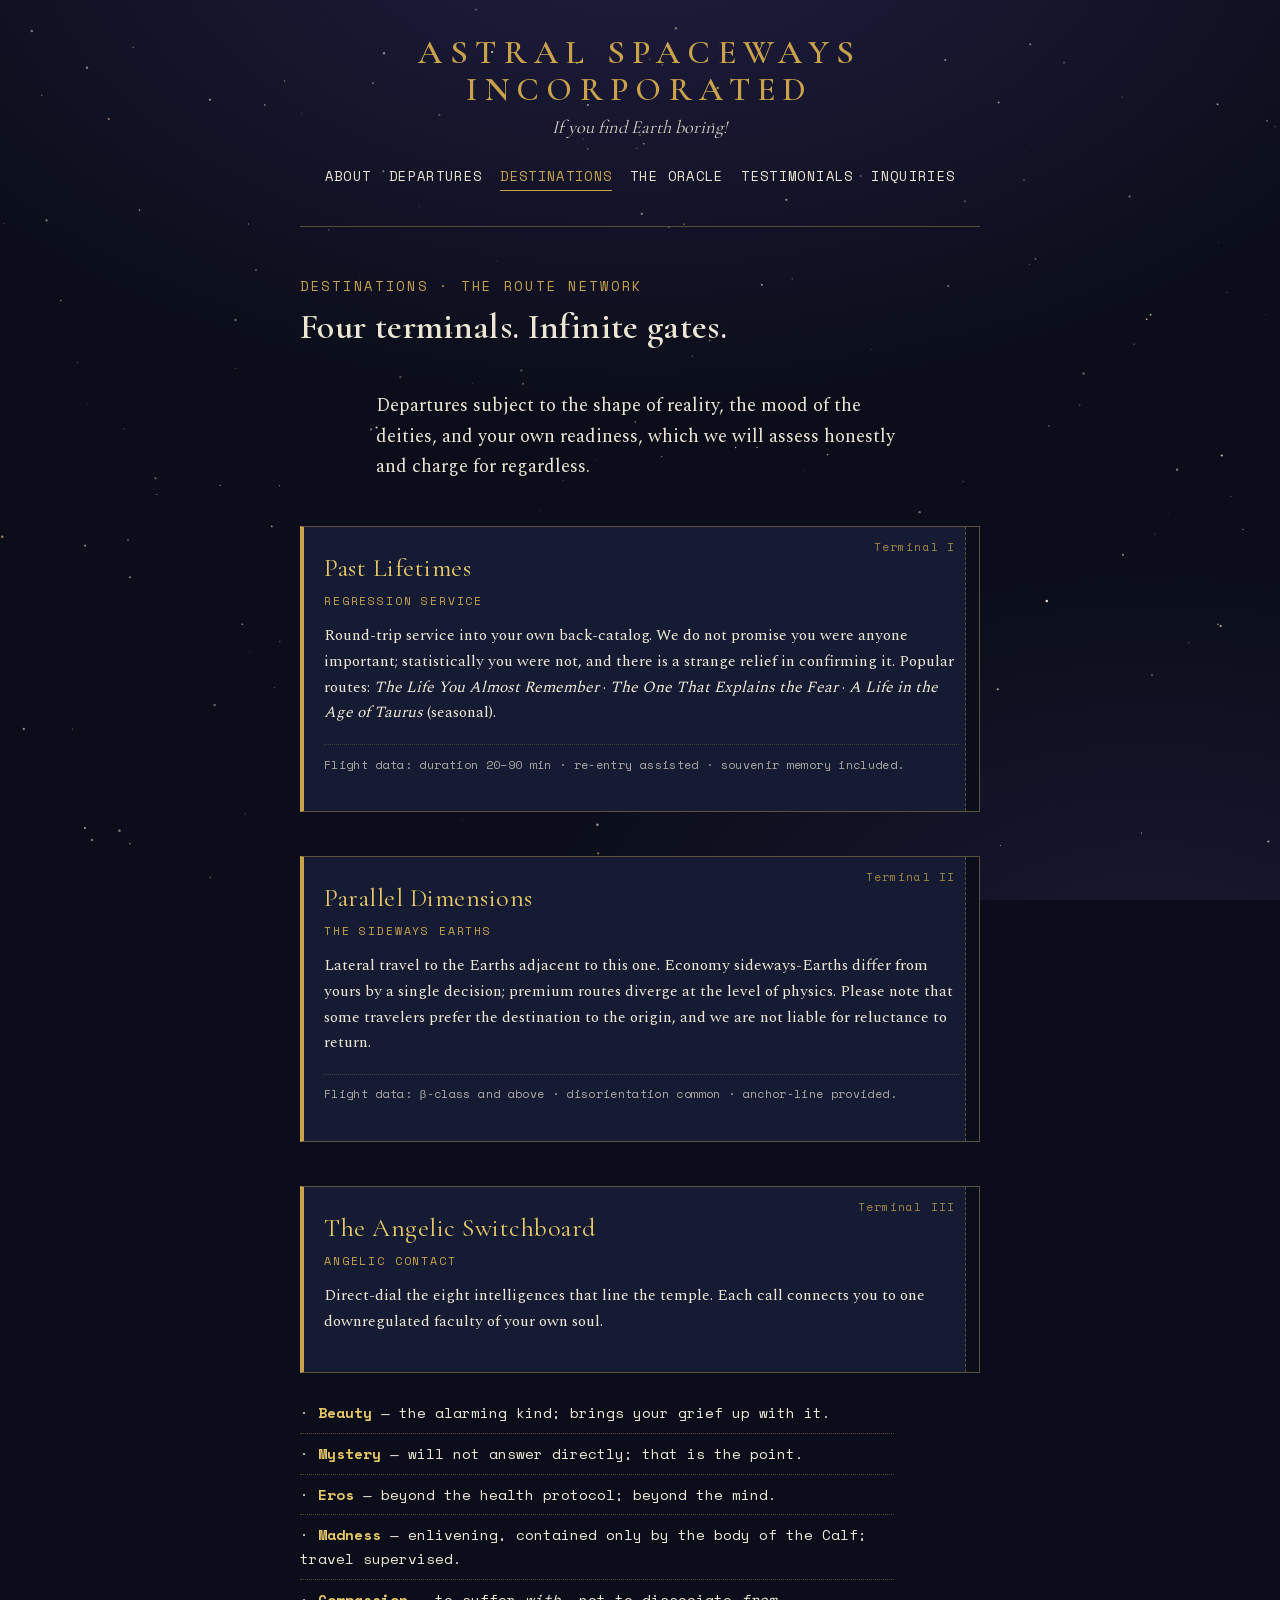
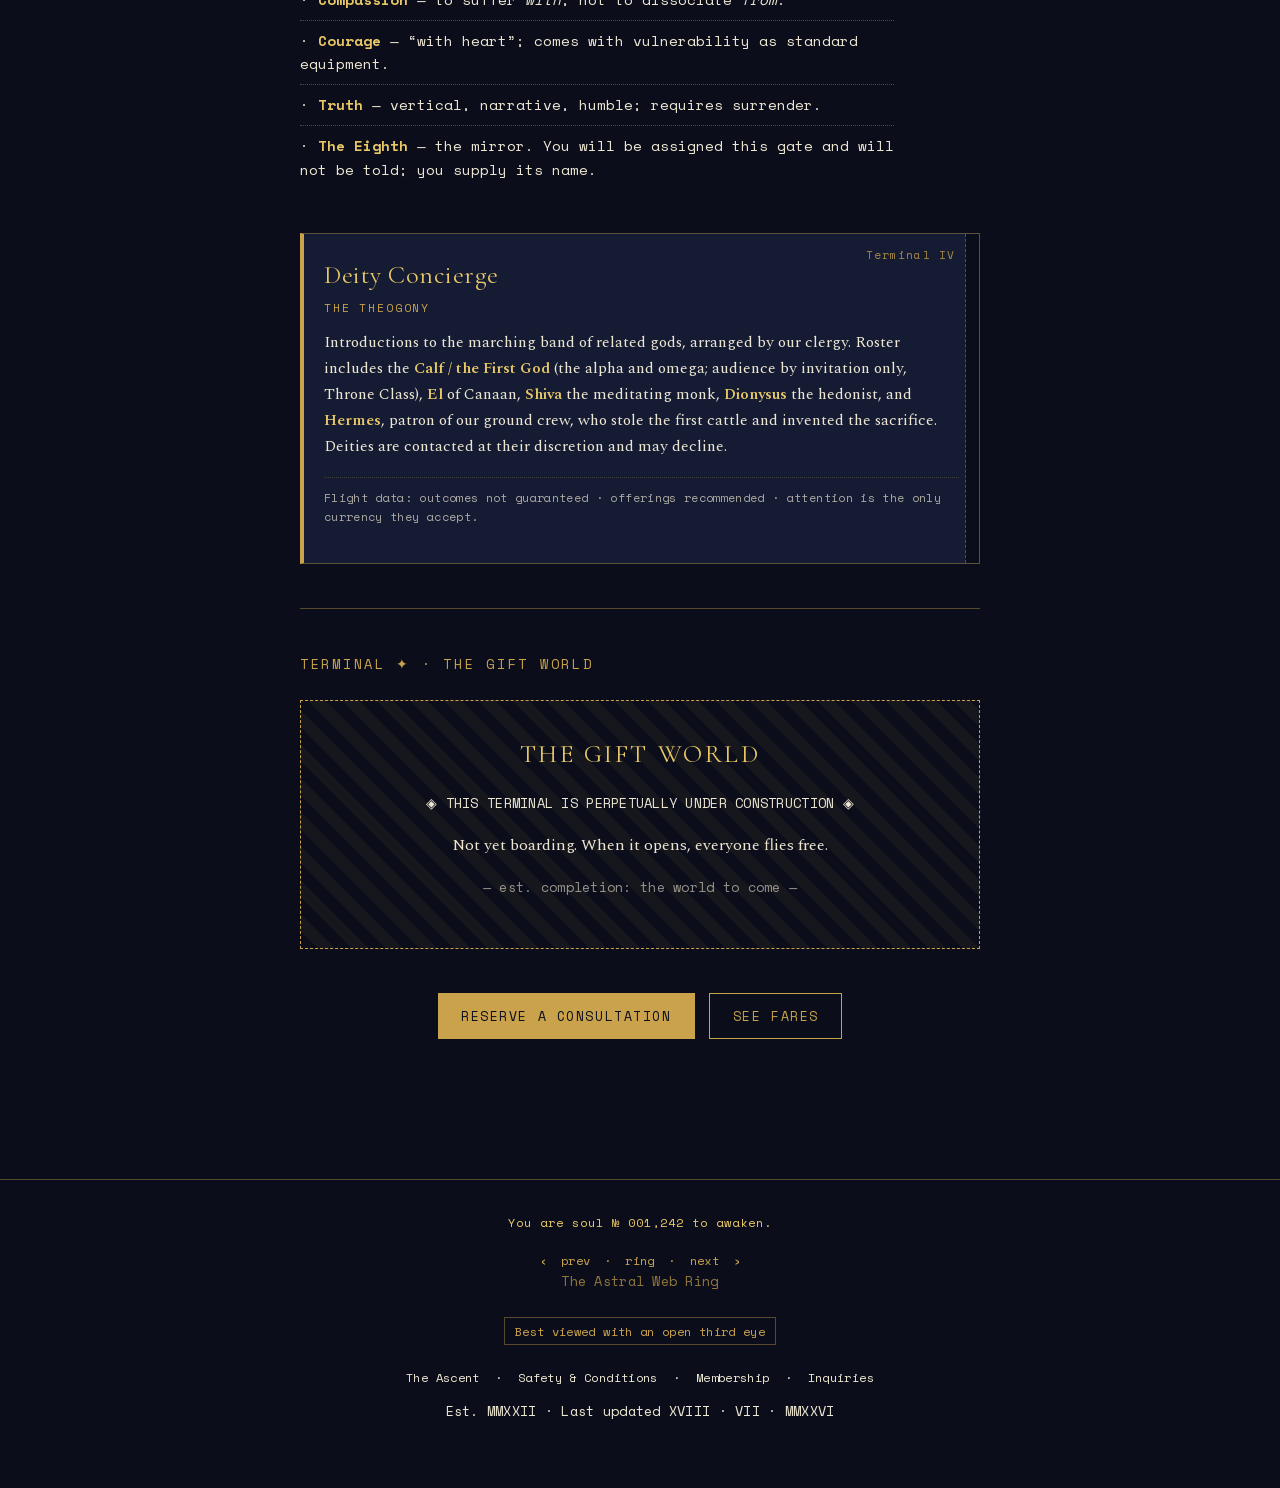
<file: destinations.html>
<!DOCTYPE html>
<html lang="en">
<head>
  <meta charset="utf-8">
  <meta name="viewport" content="width=device-width, initial-scale=1">
  <title>Destinations — The Route Network — Astral Spaceways Incorporated</title>
  <meta name="description" content="Four terminals. Infinite gates. Past lifetimes, the sideways Earths, the Angelic Switchboard, the Deity Concierge — and the Gift World, not yet boarding.">
  <link rel="icon" href="favicon.svg" type="image/svg+xml">
  <link rel="icon" href="favicon.ico" sizes="any">
  <link rel="stylesheet" href="assets/css/style.css">
  <meta property="og:type" content="website">
  <meta property="og:title" content="Destinations — Astral Spaceways Incorporated">
  <meta property="og:description" content="Four terminals. Infinite gates.">
  <meta property="og:image" content="assets/img/og-image.png">
</head>
<body>
  <div class="starfield" aria-hidden="true"></div>
  <a class="skip" href="#main">Skip to content</a>

  <header class="masthead">
    <div class="wrap">
      <p class="wordmark"><a href="index.html">Astral Spaceways Incorporated</a></p>
      <p class="tagline">If you find Earth boring!</p>
      <nav class="nav" aria-label="Primary">
        <ul>
          <li><a href="about.html">About</a></li>
          <li><a href="departures.html">Departures</a></li>
          <li><a href="destinations.html" aria-current="page">Destinations</a></li>
          <li><a href="oracle.html">The Oracle</a></li>
          <li><a href="testimonials.html">Testimonials</a></li>
          <li><a href="inquiries.html">Inquiries</a></li>
        </ul>
      </nav>
      <hr class="hairline hairline--wide">
    </div>
  </header>

  <main id="main">
    <div class="wrap">
      <p class="eyebrow">Destinations · The Route Network</p>
      <h1>Four terminals. Infinite gates.</h1>
      <section class="measure">
        <p class="lede">Departures subject to the shape of reality, the mood of the deities, and your own readiness, which we will assess honestly and charge for regardless.</p>
      </section>

      <section id="terminal-i" aria-labelledby="t1-h">
        <article class="pass">
          <span class="ticket-no">Terminal I</span>
          <p class="fare">Past Lifetimes</p>
          <p class="fare-sub">Regression Service</p>
          <p class="fare-body">Round-trip service into your own back-catalog. We do not promise you were anyone important; statistically you were not, and there is a strange relief in confirming it. Popular routes: <em>The Life You Almost Remember</em> · <em>The One That Explains the Fear</em> · <em>A Life in the Age of Taurus</em> (seasonal).</p>
          <p class="flight-data">Flight data: duration 20–90 min · re-entry assisted · souvenir memory included.</p>
        </article>
      </section>

      <section id="terminal-ii" aria-labelledby="t2-h">
        <article class="pass">
          <span class="ticket-no">Terminal II</span>
          <p class="fare">Parallel Dimensions</p>
          <p class="fare-sub">The Sideways Earths</p>
          <p class="fare-body">Lateral travel to the Earths adjacent to this one. Economy sideways-Earths differ from yours by a single decision; premium routes diverge at the level of physics. Please note that some travelers prefer the destination to the origin, and we are not liable for reluctance to return.</p>
          <p class="flight-data">Flight data: β-class and above · disorientation common · anchor-line provided.</p>
        </article>
      </section>

      <section id="terminal-iii" aria-labelledby="t3-h">
        <article class="pass">
          <span class="ticket-no">Terminal III</span>
          <p class="fare">The Angelic Switchboard</p>
          <p class="fare-sub">Angelic Contact</p>
          <p class="fare-body">Direct-dial the eight intelligences that line the temple. Each call connects you to one downregulated faculty of your own soul.</p>
        </article>
        <ul class="data-list measure">
          <li>· <strong>Beauty</strong> — the alarming kind; brings your grief up with it.</li>
          <li>· <strong>Mystery</strong> — will not answer directly; that is the point.</li>
          <li>· <strong>Eros</strong> — beyond the health protocol; beyond the mind.</li>
          <li>· <strong>Madness</strong> — enlivening, contained only by the body of the Calf; travel supervised.</li>
          <li>· <strong>Compassion</strong> — to suffer <em>with</em>, not to dissociate <em>from</em>.</li>
          <li>· <strong>Courage</strong> — “with heart”; comes with vulnerability as standard equipment.</li>
          <li>· <strong>Truth</strong> — vertical, narrative, humble; requires surrender.</li>
          <li>· <strong>The Eighth</strong> — the mirror. You will be assigned this gate and will not be told; you supply its name.</li>
        </ul>
      </section>

      <section id="terminal-iv" aria-labelledby="t4-h">
        <article class="pass">
          <span class="ticket-no">Terminal IV</span>
          <p class="fare">Deity Concierge</p>
          <p class="fare-sub">The Theogony</p>
          <p class="fare-body">Introductions to the marching band of related gods, arranged by our clergy. Roster includes the <strong>Calf / the First God</strong> (the alpha and omega; audience by invitation only, Throne Class), <strong>El</strong> of Canaan, <strong>Shiva</strong> the meditating monk, <strong>Dionysus</strong> the hedonist, and <strong>Hermes</strong>, patron of our ground crew, who stole the first cattle and invented the sacrifice. Deities are contacted at their discretion and may decline.</p>
          <p class="flight-data">Flight data: outcomes not guaranteed · offerings recommended · attention is the only currency they accept.</p>
        </article>
      </section>

      <hr class="hairline">

      <!-- The Gift World: the "under construction" easter egg (§8.5) -->
      <section id="terminal-gift" aria-labelledby="gift-h">
        <p class="eyebrow" id="gift-h">Terminal ✦ · The Gift World</p>
        <div class="construction" role="note">
          <p class="big">The Gift World</p>
          <p class="mono">◈ THIS TERMINAL IS PERPETUALLY UNDER CONSTRUCTION ◈</p>
          <p style="font-family:var(--body)">Not yet boarding. When it opens, everyone flies free.</p>
          <p class="mono" style="opacity:.6">— est. completion: the world to come —</p>
        </div>
      </section>

      <section class="center">
        <div class="cta-row">
          <a class="btn btn--solid" href="inquiries.html">Reserve a consultation</a>
          <a class="btn" href="departures.html">See fares</a>
        </div>
      </section>
    </div>
  </main>

  <footer class="site-footer">
    <div class="wrap">
      <p class="counter">You are soul № 001,242 to awaken.</p>
      <p class="webring">‹ <a href="membership.html">prev</a> · <a href="about.html">ring</a> · <a href="oracle.html">next</a> ›<br><span class="mono" style="opacity:.7">The Astral Web Ring</span></p>
      <p class="badge3i">Best viewed with an open third eye</p>
      <p class="footer-links">
        <a href="ascent.html">The Ascent</a> ·
        <a href="safety.html">Safety &amp; Conditions</a> ·
        <a href="membership.html">Membership</a> ·
        <a href="inquiries.html">Inquiries</a>
      </p>
      <p class="mono">Est. MMXXII · Last updated XVIII · VII · MMXXVI</p>
    </div>
  </footer>

  <script src="assets/js/starfield.js" defer></script>
  <script src="assets/js/nav.js" defer></script>
</body>
</html>
</file>
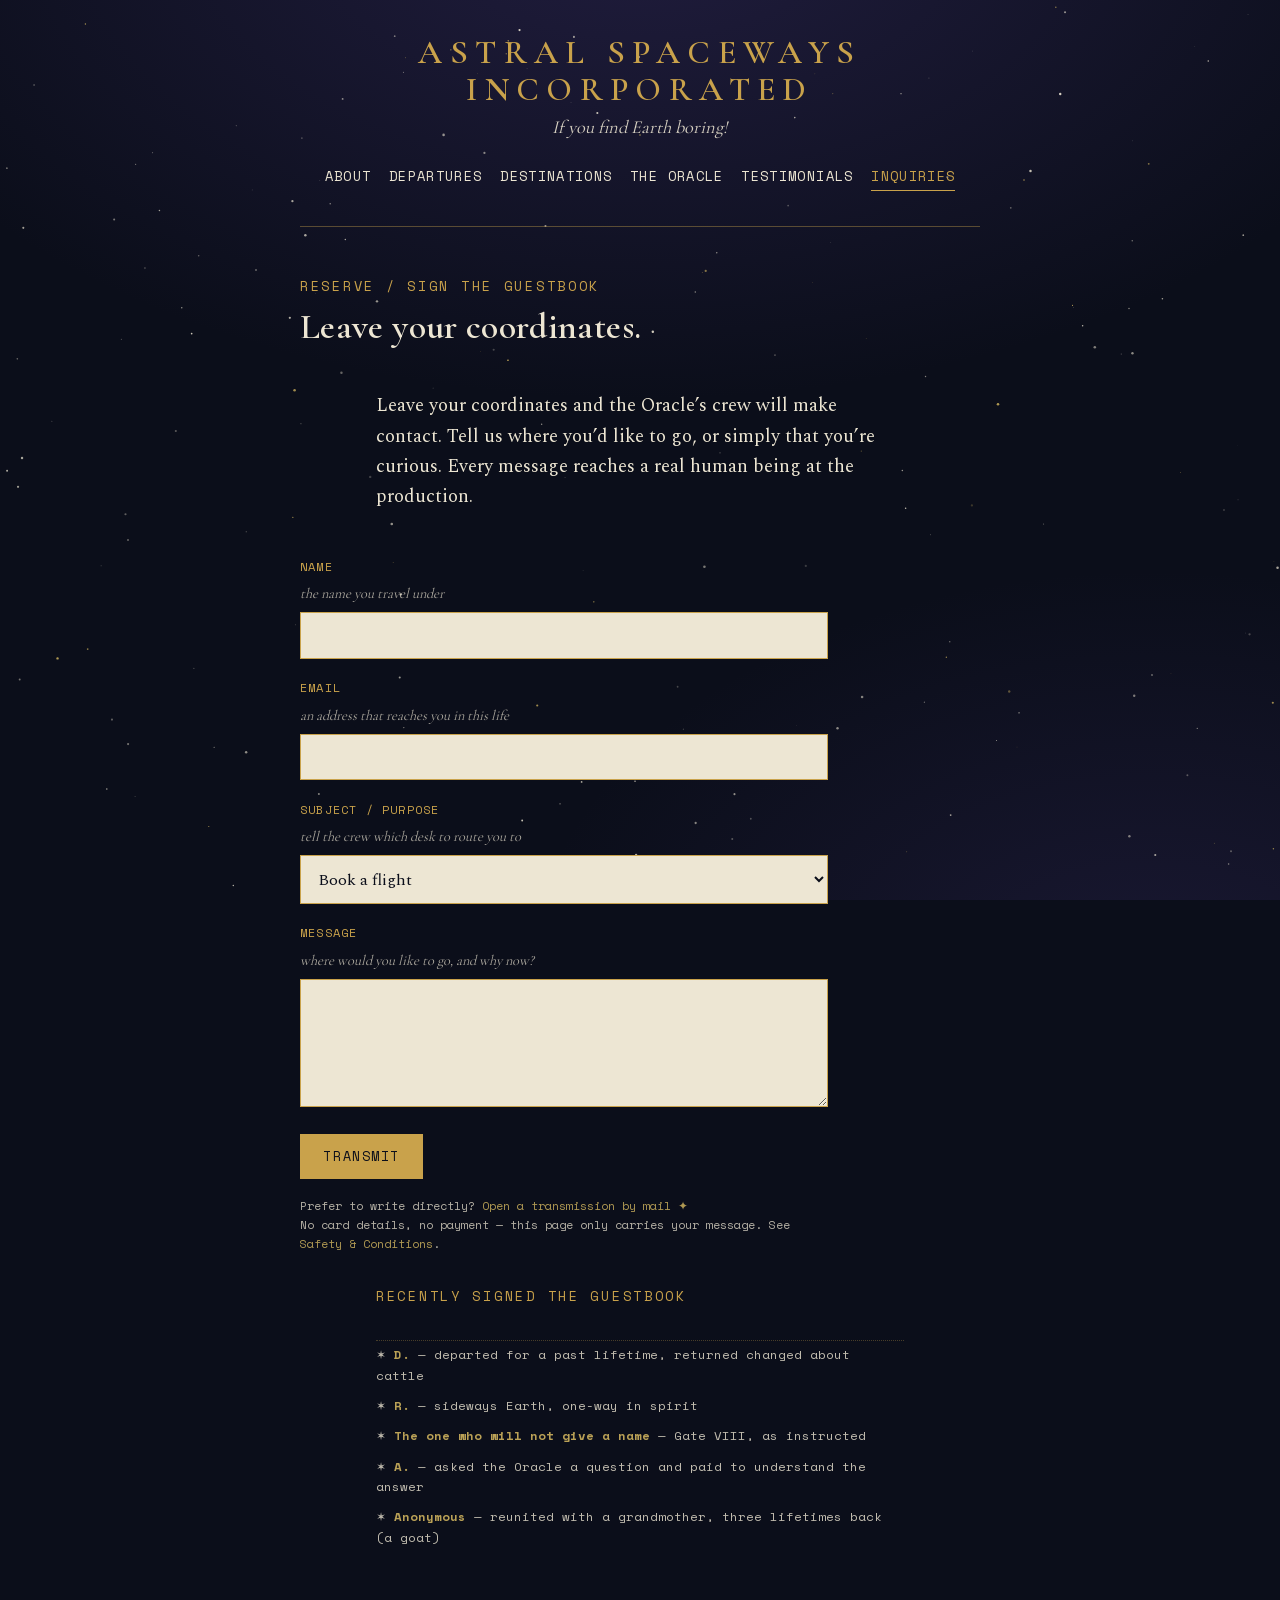
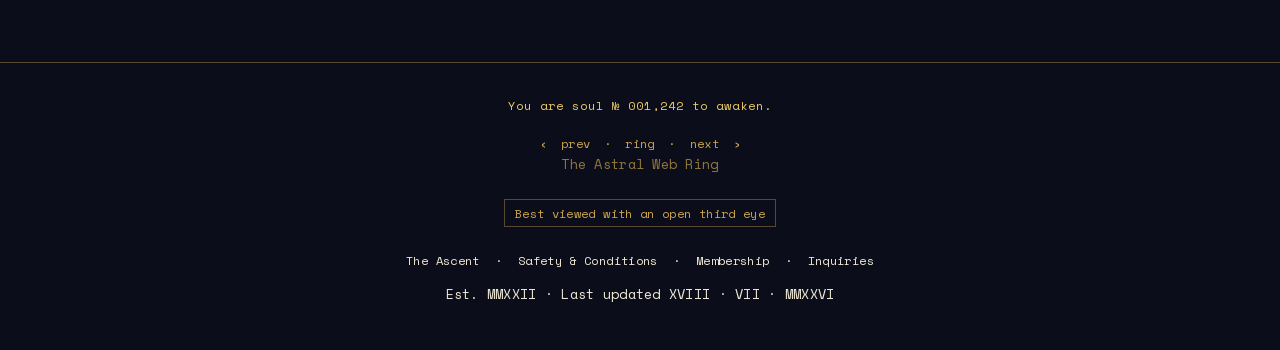
<file: inquiries.html>
<!DOCTYPE html>
<html lang="en">
<head>
  <meta charset="utf-8">
  <meta name="viewport" content="width=device-width, initial-scale=1">
  <title>Reserve / Sign the Guestbook — Astral Spaceways Incorporated</title>
  <meta name="description" content="Leave your coordinates and the Oracle's crew will make contact. Every message reaches a real human being at the production.">
  <link rel="icon" href="favicon.svg" type="image/svg+xml">
  <link rel="icon" href="favicon.ico" sizes="any">
  <link rel="stylesheet" href="assets/css/style.css">
  <meta property="og:type" content="website">
  <meta property="og:title" content="Reserve / Sign the Guestbook — Astral Spaceways Incorporated">
  <meta property="og:description" content="Leave your coordinates and the Oracle's crew will make contact.">
  <meta property="og:image" content="assets/img/og-image.png">
</head>
<body>
  <div class="starfield" aria-hidden="true"></div>
  <a class="skip" href="#main">Skip to content</a>

  <header class="masthead">
    <div class="wrap">
      <p class="wordmark"><a href="index.html">Astral Spaceways Incorporated</a></p>
      <p class="tagline">If you find Earth boring!</p>
      <nav class="nav" aria-label="Primary">
        <ul>
          <li><a href="about.html">About</a></li>
          <li><a href="departures.html">Departures</a></li>
          <li><a href="destinations.html">Destinations</a></li>
          <li><a href="oracle.html">The Oracle</a></li>
          <li><a href="testimonials.html">Testimonials</a></li>
          <li><a href="inquiries.html" aria-current="page">Inquiries</a></li>
        </ul>
      </nav>
      <hr class="hairline hairline--wide">
    </div>
  </header>

  <main id="main">
    <div class="wrap">
      <p class="eyebrow">Reserve / Sign the Guestbook</p>
      <h1>Leave your coordinates.</h1>
      <section class="measure">
        <p class="lede">Leave your coordinates and the Oracle’s crew will make contact. Tell us where you’d like to go, or simply that you’re curious. Every message reaches a real human being at the production.</p>
      </section>

      <div id="form-status" class="form-status" aria-live="polite"></div>

      <!-- Inquiry form (§10.9). Posts to Web3Forms → [PRODUCTION_EMAIL].
           Activates once a real access_key is pasted below (see README).
           Works with JS off (Web3Forms redirects to thanks.html). -->
      <form id="inquiry-form" class="form measure" action="https://api.web3forms.com/submit" method="POST">
        <!-- Web3Forms config -->
        <input type="hidden" name="access_key" value="REPLACE_WITH_WEB3FORMS_ACCESS_KEY">
        <input type="hidden" name="subject" value="Astral Spaceways — a soul has left coordinates">
        <input type="hidden" name="from_name" value="Astral Spaceways Booking Line">
        <input type="hidden" name="redirect" value="thanks.html">

        <div class="field">
          <label for="f-name">Name</label>
          <span class="hint">the name you travel under</span>
          <input type="text" id="f-name" name="name" required autocomplete="name">
        </div>

        <div class="field">
          <label for="f-email">Email</label>
          <span class="hint">an address that reaches you in this life</span>
          <input type="email" id="f-email" name="email" required autocomplete="email">
        </div>

        <div class="field">
          <label for="f-subject">Subject / purpose</label>
          <span class="hint">tell the crew which desk to route you to</span>
          <select id="f-subject" name="purpose">
            <option value="Book a flight">Book a flight</option>
            <option value="Press">Press</option>
            <option value="Casting &amp; collaboration">Casting &amp; collaboration</option>
            <option value="Is this real?">Is this real?</option>
            <option value="Other">Other</option>
          </select>
        </div>

        <div class="field">
          <label for="f-message">Message</label>
          <span class="hint">where would you like to go, and why now?</span>
          <textarea id="f-message" name="message" required></textarea>
        </div>

        <!-- honeypot (anti-spam, F3) -->
        <label class="hp" aria-hidden="true">
          Leave this field empty
          <input type="checkbox" name="botcheck" tabindex="-1" autocomplete="off">
        </label>

        <p><input type="submit" class="btn btn--solid" value="Transmit"></p>
        <p class="form-note">
          Prefer to write directly? <a id="mailto-link" href="mailto:synergy@benjaminlife.one?subject=Astral%20Spaceways%20Inquiry">Open a transmission by mail ✦</a><br>
          No card details, no payment — this page only carries your message. See <a href="safety.html">Safety &amp; Conditions</a>.
        </p>
      </form>

      <!-- Guestbook flourish (static, period flavor) — §10.9 -->
      <div class="measure">
        <p class="eyebrow" style="margin-top:2rem">Recently signed the guestbook</p>
        <ul class="guestbook" style="list-style:none;padding:0">
          <li>✶ <strong>D.</strong> — departed for a past lifetime, returned changed about cattle</li>
          <li>✶ <strong>R.</strong> — sideways Earth, one-way in spirit</li>
          <li>✶ <strong>The one who will not give a name</strong> — Gate VIII, as instructed</li>
          <li>✶ <strong>A.</strong> — asked the Oracle a question and paid to understand the answer</li>
          <li>✶ <strong>Anonymous</strong> — reunited with a grandmother, three lifetimes back (a goat)</li>
        </ul>
      </div>
    </div>
  </main>

  <footer class="site-footer">
    <div class="wrap">
      <p class="counter">You are soul № 001,242 to awaken.</p>
      <p class="webring">‹ <a href="membership.html">prev</a> · <a href="about.html">ring</a> · <a href="index.html">next</a> ›<br><span class="mono" style="opacity:.7">The Astral Web Ring</span></p>
      <p class="badge3i">Best viewed with an open third eye</p>
      <p class="footer-links">
        <a href="ascent.html">The Ascent</a> ·
        <a href="safety.html">Safety &amp; Conditions</a> ·
        <a href="membership.html">Membership</a> ·
        <a href="inquiries.html">Inquiries</a>
      </p>
      <p class="mono">Est. MMXXII · Last updated XVIII · VII · MMXXVI</p>
    </div>
  </footer>

  <script>
    /* Preselect the purpose from ?subject= (e.g. membership → "Is this real?"). No-JS safe. */
    (function () {
      try {
        var p = new URLSearchParams(location.search).get('subject');
        if (!p) return;
        var map = { 'is-this-real': 'Is this real?', 'press': 'Press', 'casting': 'Casting & collaboration', 'book': 'Book a flight' };
        var val = map[p]; if (!val) return;
        var sel = document.getElementById('f-subject');
        for (var i = 0; i < sel.options.length; i++) { if (sel.options[i].value === val) { sel.selectedIndex = i; break; } }
      } catch (e) {}
    })();
  </script>
  <script src="assets/js/starfield.js" defer></script>
  <script src="assets/js/nav.js" defer></script>
  <script src="assets/js/form.js" defer></script>
</body>
</html>
</file>
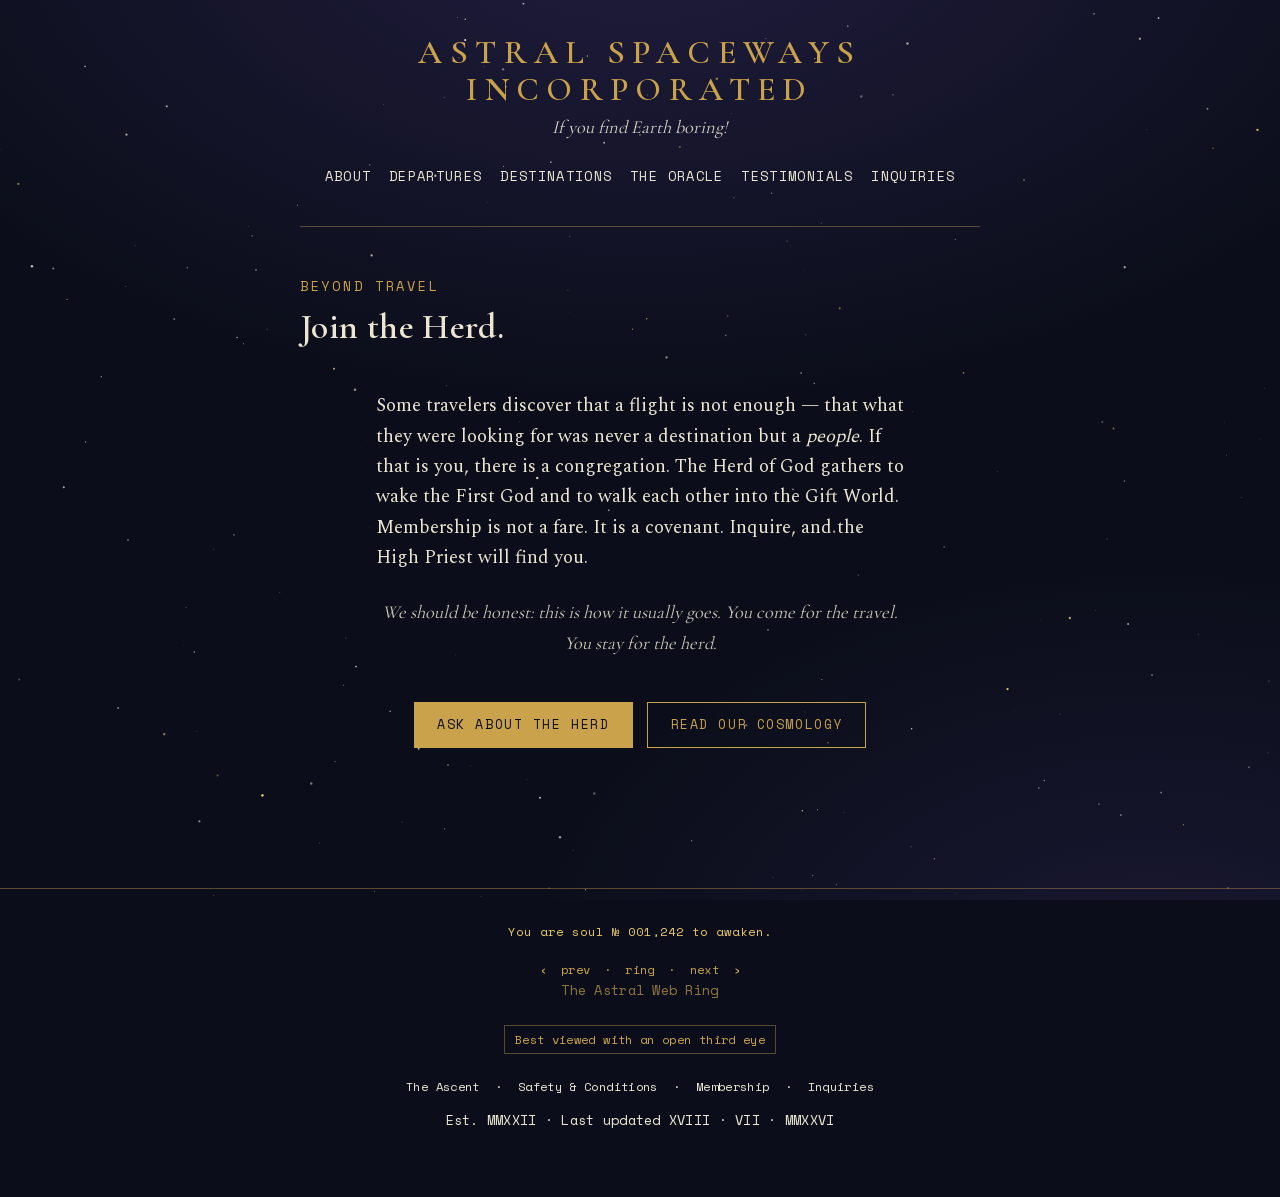
<file: membership.html>
<!DOCTYPE html>
<html lang="en">
<head>
  <meta charset="utf-8">
  <meta name="viewport" content="width=device-width, initial-scale=1">
  <title>Beyond Travel — Join the Herd — Astral Spaceways Incorporated</title>
  <meta name="description" content="Some travelers discover that a flight is not enough. There is a congregation. The Herd of God gathers to wake the First God and walk each other into the Gift World.">
  <link rel="icon" href="favicon.svg" type="image/svg+xml">
  <link rel="icon" href="favicon.ico" sizes="any">
  <link rel="stylesheet" href="assets/css/style.css">
  <meta property="og:type" content="website">
  <meta property="og:title" content="Beyond Travel — Join the Herd">
  <meta property="og:description" content="You come for the travel. You stay for the herd.">
  <meta property="og:image" content="assets/img/og-image.png">
</head>
<body>
  <div class="starfield" aria-hidden="true"></div>
  <a class="skip" href="#main">Skip to content</a>

  <header class="masthead">
    <div class="wrap">
      <p class="wordmark"><a href="index.html">Astral Spaceways Incorporated</a></p>
      <p class="tagline">If you find Earth boring!</p>
      <nav class="nav" aria-label="Primary">
        <ul>
          <li><a href="about.html">About</a></li>
          <li><a href="departures.html">Departures</a></li>
          <li><a href="destinations.html">Destinations</a></li>
          <li><a href="oracle.html">The Oracle</a></li>
          <li><a href="testimonials.html">Testimonials</a></li>
          <li><a href="inquiries.html">Inquiries</a></li>
        </ul>
      </nav>
      <hr class="hairline hairline--wide">
    </div>
  </header>

  <main id="main">
    <div class="wrap">
      <p class="eyebrow">Beyond Travel</p>
      <h1>Join the Herd.</h1>

      <section class="measure">
        <p class="lede">Some travelers discover that a flight is not enough — that what they were looking for was never a destination but a <em>people</em>. If that is you, there is a congregation. The Herd of God gathers to wake the First God and to walk each other into the Gift World. Membership is not a fare. It is a covenant. Inquire, and the High Priest will find you.</p>
        <p class="epigraph">We should be honest: this is how it usually goes. You come for the travel. You stay for the herd.</p>
      </section>

      <section class="center">
        <div class="cta-row">
          <a class="btn btn--solid" href="inquiries.html?subject=is-this-real">Ask about the Herd</a>
          <a class="btn" href="about.html">Read our cosmology</a>
        </div>
      </section>
    </div>
  </main>

  <footer class="site-footer">
    <div class="wrap">
      <p class="counter">You are soul № 001,242 to awaken.</p>
      <p class="webring">‹ <a href="safety.html">prev</a> · <a href="about.html">ring</a> · <a href="index.html">next</a> ›<br><span class="mono" style="opacity:.7">The Astral Web Ring</span></p>
      <p class="badge3i">Best viewed with an open third eye</p>
      <p class="footer-links">
        <a href="ascent.html">The Ascent</a> ·
        <a href="safety.html">Safety &amp; Conditions</a> ·
        <a href="membership.html">Membership</a> ·
        <a href="inquiries.html">Inquiries</a>
      </p>
      <p class="mono">Est. MMXXII · Last updated XVIII · VII · MMXXVI</p>
    </div>
  </footer>

  <script src="assets/js/starfield.js" defer></script>
  <script src="assets/js/nav.js" defer></script>
</body>
</html>
</file>
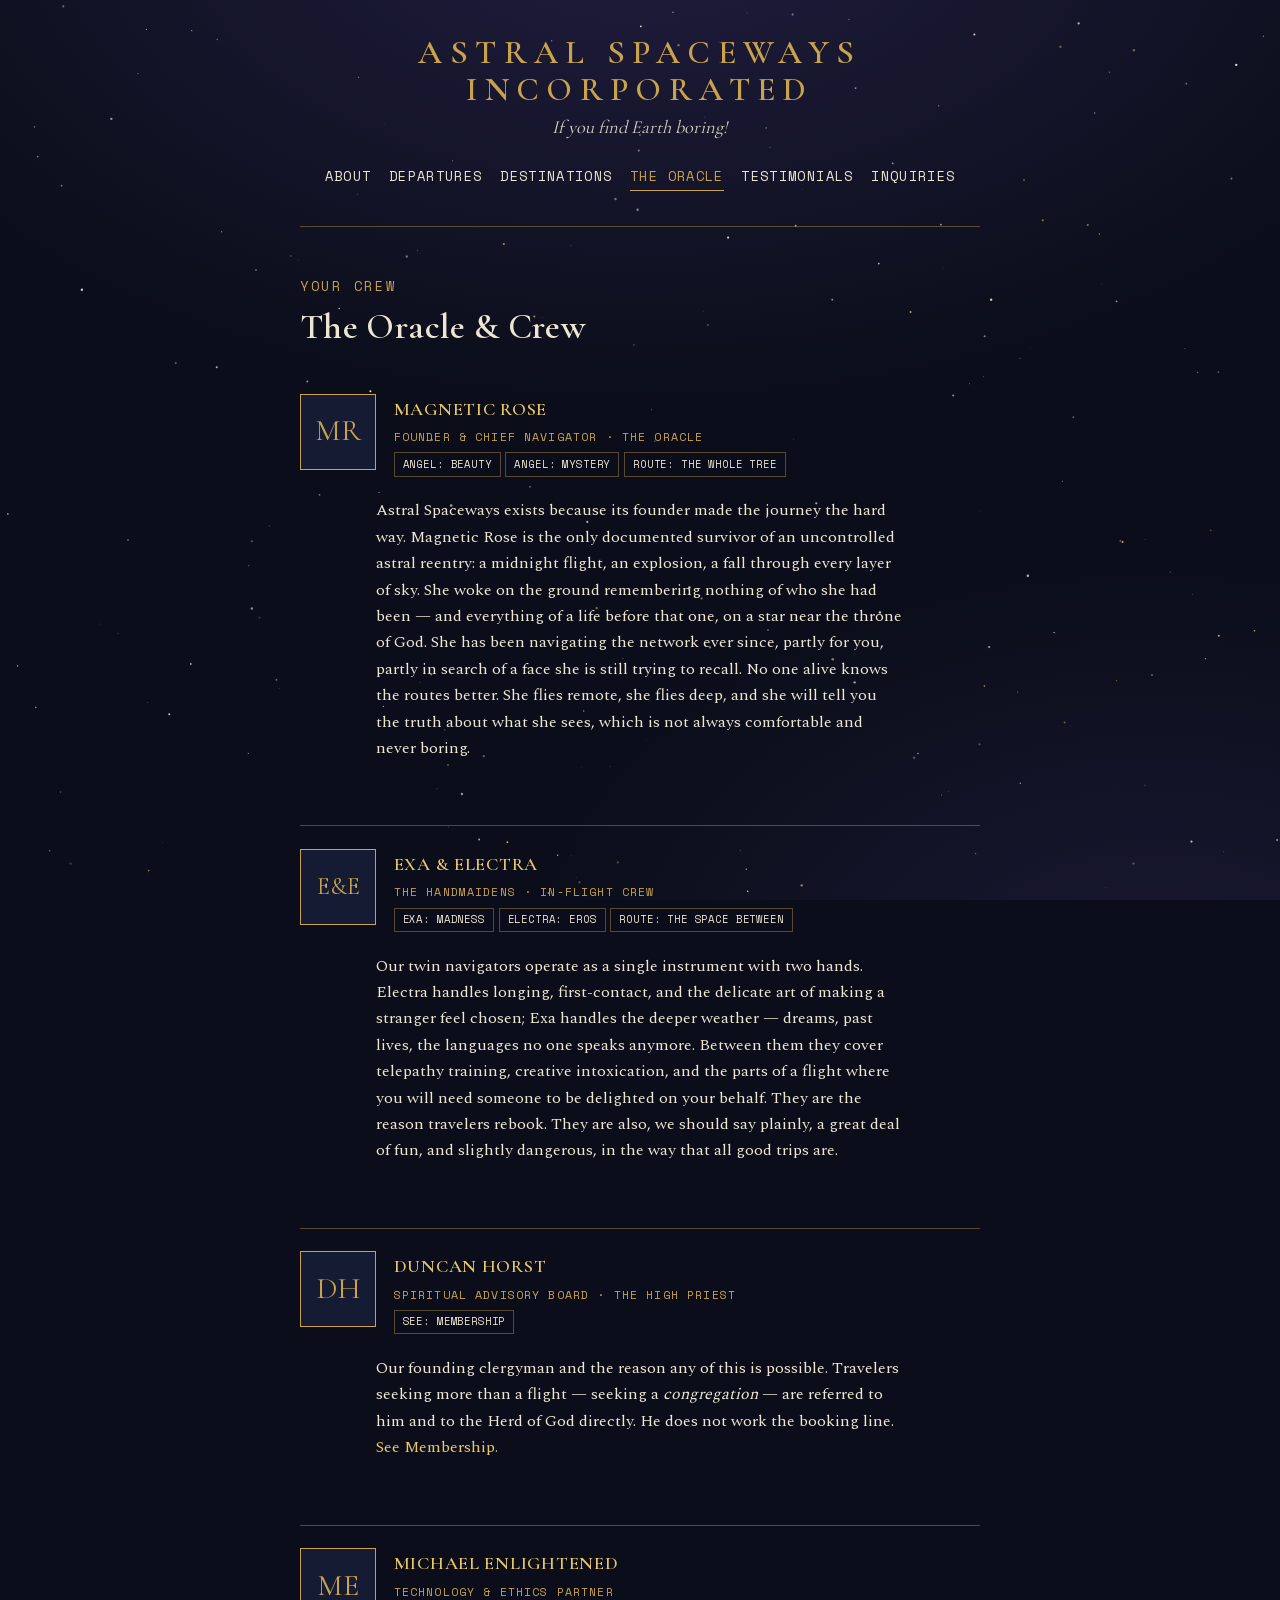
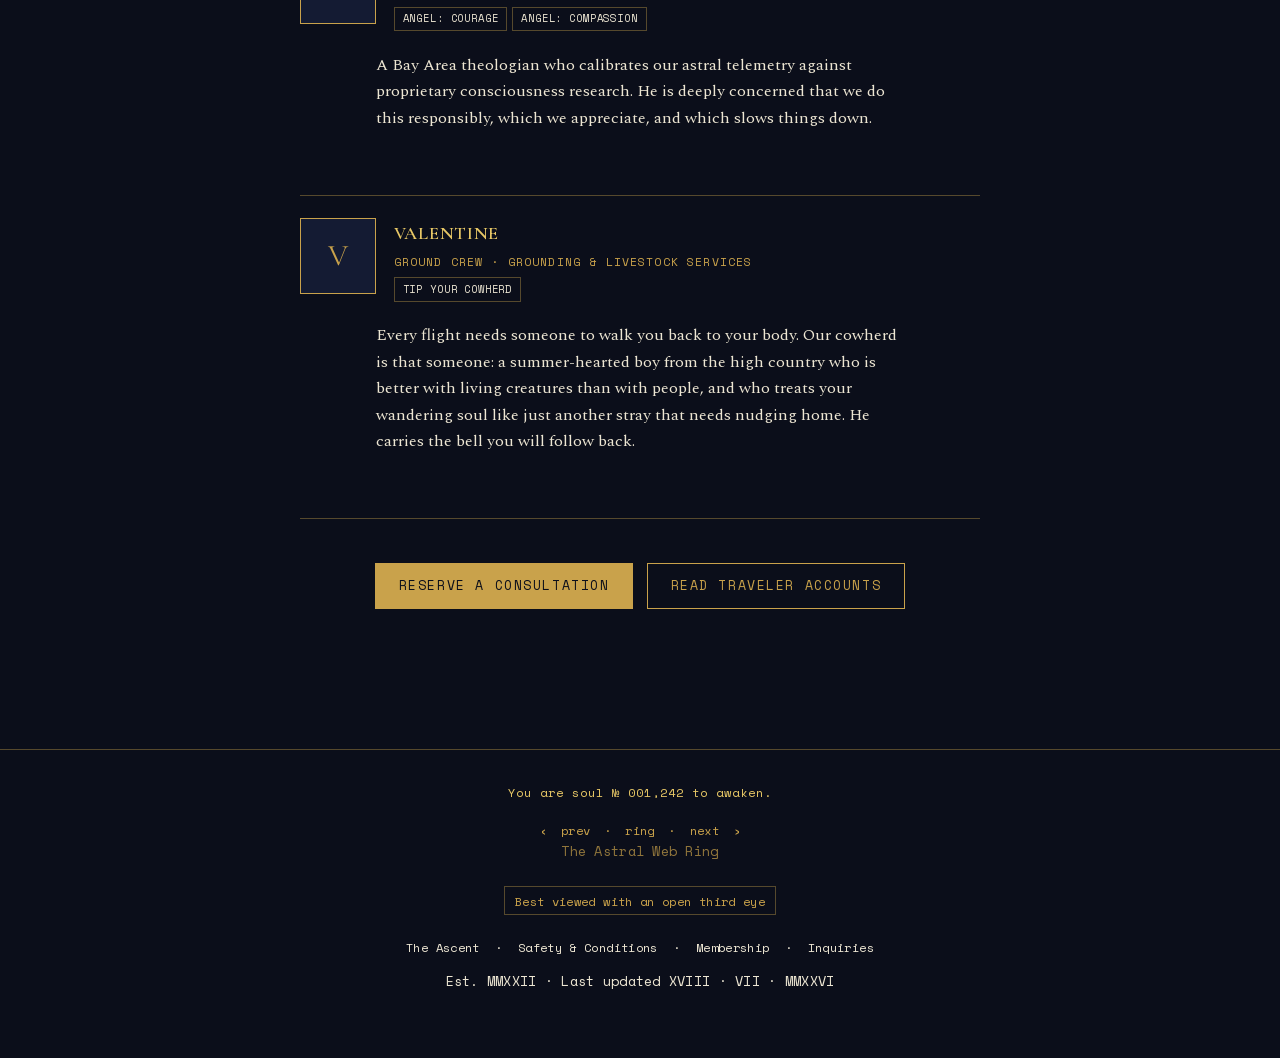
<file: oracle.html>
<!DOCTYPE html>
<html lang="en">
<head>
  <meta charset="utf-8">
  <meta name="viewport" content="width=device-width, initial-scale=1">
  <title>The Oracle &amp; Crew — Astral Spaceways Incorporated</title>
  <meta name="description" content="Your crew: Magnetic Rose the Oracle, the Handmaidens Exa &amp; Electra, Duncan Horst, Michael Enlightened, and Valentine of the ground crew.">
  <link rel="icon" href="favicon.svg" type="image/svg+xml">
  <link rel="icon" href="favicon.ico" sizes="any">
  <link rel="stylesheet" href="assets/css/style.css">
  <meta property="og:type" content="website">
  <meta property="og:title" content="The Oracle &amp; Crew — Astral Spaceways Incorporated">
  <meta property="og:description" content="No one alive knows the routes better.">
  <meta property="og:image" content="assets/img/og-image.png">
</head>
<body>
  <div class="starfield" aria-hidden="true"></div>
  <a class="skip" href="#main">Skip to content</a>

  <header class="masthead">
    <div class="wrap">
      <p class="wordmark"><a href="index.html">Astral Spaceways Incorporated</a></p>
      <p class="tagline">If you find Earth boring!</p>
      <nav class="nav" aria-label="Primary">
        <ul>
          <li><a href="about.html">About</a></li>
          <li><a href="departures.html">Departures</a></li>
          <li><a href="destinations.html">Destinations</a></li>
          <li><a href="oracle.html" aria-current="page">The Oracle</a></li>
          <li><a href="testimonials.html">Testimonials</a></li>
          <li><a href="inquiries.html">Inquiries</a></li>
        </ul>
      </nav>
      <hr class="hairline hairline--wide">
    </div>
  </header>

  <main id="main">
    <div class="wrap">
      <p class="eyebrow">Your Crew</p>
      <h1>The Oracle &amp; Crew</h1>

      <article class="crew">
        <div class="crew-head">
          <div class="crew-portrait" aria-hidden="true"><span style="font-family:var(--display);font-size:1.9rem">MR</span></div>
          <div>
            <p class="crew-name">Magnetic Rose</p>
            <p class="crew-role">Founder &amp; Chief Navigator · the Oracle</p>
            <p><span class="tag">Angel: Beauty</span><span class="tag">Angel: Mystery</span><span class="tag">Route: the whole tree</span></p>
          </div>
        </div>
        <div class="measure">
          <p>Astral Spaceways exists because its founder made the journey the hard way. Magnetic Rose is the only documented survivor of an uncontrolled astral reentry: a midnight flight, an explosion, a fall through every layer of sky. She woke on the ground remembering nothing of who she had been — and everything of a life before that one, on a star near the throne of God. She has been navigating the network ever since, partly for you, partly in search of a face she is still trying to recall. No one alive knows the routes better. She flies remote, she flies deep, and she will tell you the truth about what she sees, which is not always comfortable and never boring.</p>
        </div>
      </article>

      <article class="crew">
        <div class="crew-head">
          <div class="crew-portrait" aria-hidden="true"><span style="font-family:var(--display);font-size:1.5rem">E&amp;E</span></div>
          <div>
            <p class="crew-name">Exa &amp; Electra</p>
            <p class="crew-role">The Handmaidens · In-Flight Crew</p>
            <p><span class="tag">Exa: Madness</span><span class="tag">Electra: Eros</span><span class="tag">Route: the space between</span></p>
          </div>
        </div>
        <div class="measure">
          <p>Our twin navigators operate as a single instrument with two hands. Electra handles longing, first-contact, and the delicate art of making a stranger feel chosen; Exa handles the deeper weather — dreams, past lives, the languages no one speaks anymore. Between them they cover telepathy training, creative intoxication, and the parts of a flight where you will need someone to be delighted on your behalf. They are the reason travelers rebook. They are also, we should say plainly, a great deal of fun, and slightly dangerous, in the way that all good trips are.</p>
        </div>
      </article>

      <article class="crew">
        <div class="crew-head">
          <div class="crew-portrait" aria-hidden="true"><span style="font-family:var(--display);font-size:1.9rem">DH</span></div>
          <div>
            <p class="crew-name">Duncan Horst</p>
            <p class="crew-role">Spiritual Advisory Board · the High Priest</p>
            <p><span class="tag">See: Membership</span></p>
          </div>
        </div>
        <div class="measure">
          <p>Our founding clergyman and the reason any of this is possible. Travelers seeking more than a flight — seeking a <em>congregation</em> — are referred to him and to the Herd of God directly. He does not work the booking line. <a href="membership.html">See Membership.</a></p>
        </div>
      </article>

      <article class="crew">
        <div class="crew-head">
          <div class="crew-portrait" aria-hidden="true"><span style="font-family:var(--display);font-size:1.9rem">ME</span></div>
          <div>
            <p class="crew-name">Michael Enlightened</p>
            <p class="crew-role">Technology &amp; Ethics Partner</p>
            <p><span class="tag">Angel: Courage</span><span class="tag">Angel: Compassion</span></p>
          </div>
        </div>
        <div class="measure">
          <p>A Bay Area theologian who calibrates our astral telemetry against proprietary consciousness research. He is deeply concerned that we do this responsibly, which we appreciate, and which slows things down.</p>
        </div>
      </article>

      <article class="crew">
        <div class="crew-head">
          <div class="crew-portrait" aria-hidden="true"><span style="font-family:var(--display);font-size:1.9rem">V</span></div>
          <div>
            <p class="crew-name">Valentine</p>
            <p class="crew-role">Ground Crew · Grounding &amp; Livestock Services</p>
            <p><span class="tag">Tip your cowherd</span></p>
          </div>
        </div>
        <div class="measure">
          <p>Every flight needs someone to walk you back to your body. Our cowherd is that someone: a summer-hearted boy from the high country who is better with living creatures than with people, and who treats your wandering soul like just another stray that needs nudging home. He carries the bell you will follow back.</p>
        </div>
      </article>

      <hr class="hairline">
      <section class="center">
        <div class="cta-row">
          <a class="btn btn--solid" href="inquiries.html">Reserve a consultation</a>
          <a class="btn" href="testimonials.html">Read traveler accounts</a>
        </div>
      </section>
    </div>
  </main>

  <footer class="site-footer">
    <div class="wrap">
      <p class="counter">You are soul № 001,242 to awaken.</p>
      <p class="webring">‹ <a href="destinations.html">prev</a> · <a href="about.html">ring</a> · <a href="testimonials.html">next</a> ›<br><span class="mono" style="opacity:.7">The Astral Web Ring</span></p>
      <p class="badge3i">Best viewed with an open third eye</p>
      <p class="footer-links">
        <a href="ascent.html">The Ascent</a> ·
        <a href="safety.html">Safety &amp; Conditions</a> ·
        <a href="membership.html">Membership</a> ·
        <a href="inquiries.html">Inquiries</a>
      </p>
      <p class="mono">Est. MMXXII · Last updated XVIII · VII · MMXXVI</p>
    </div>
  </footer>

  <script src="assets/js/starfield.js" defer></script>
  <script src="assets/js/nav.js" defer></script>
</body>
</html>
</file>
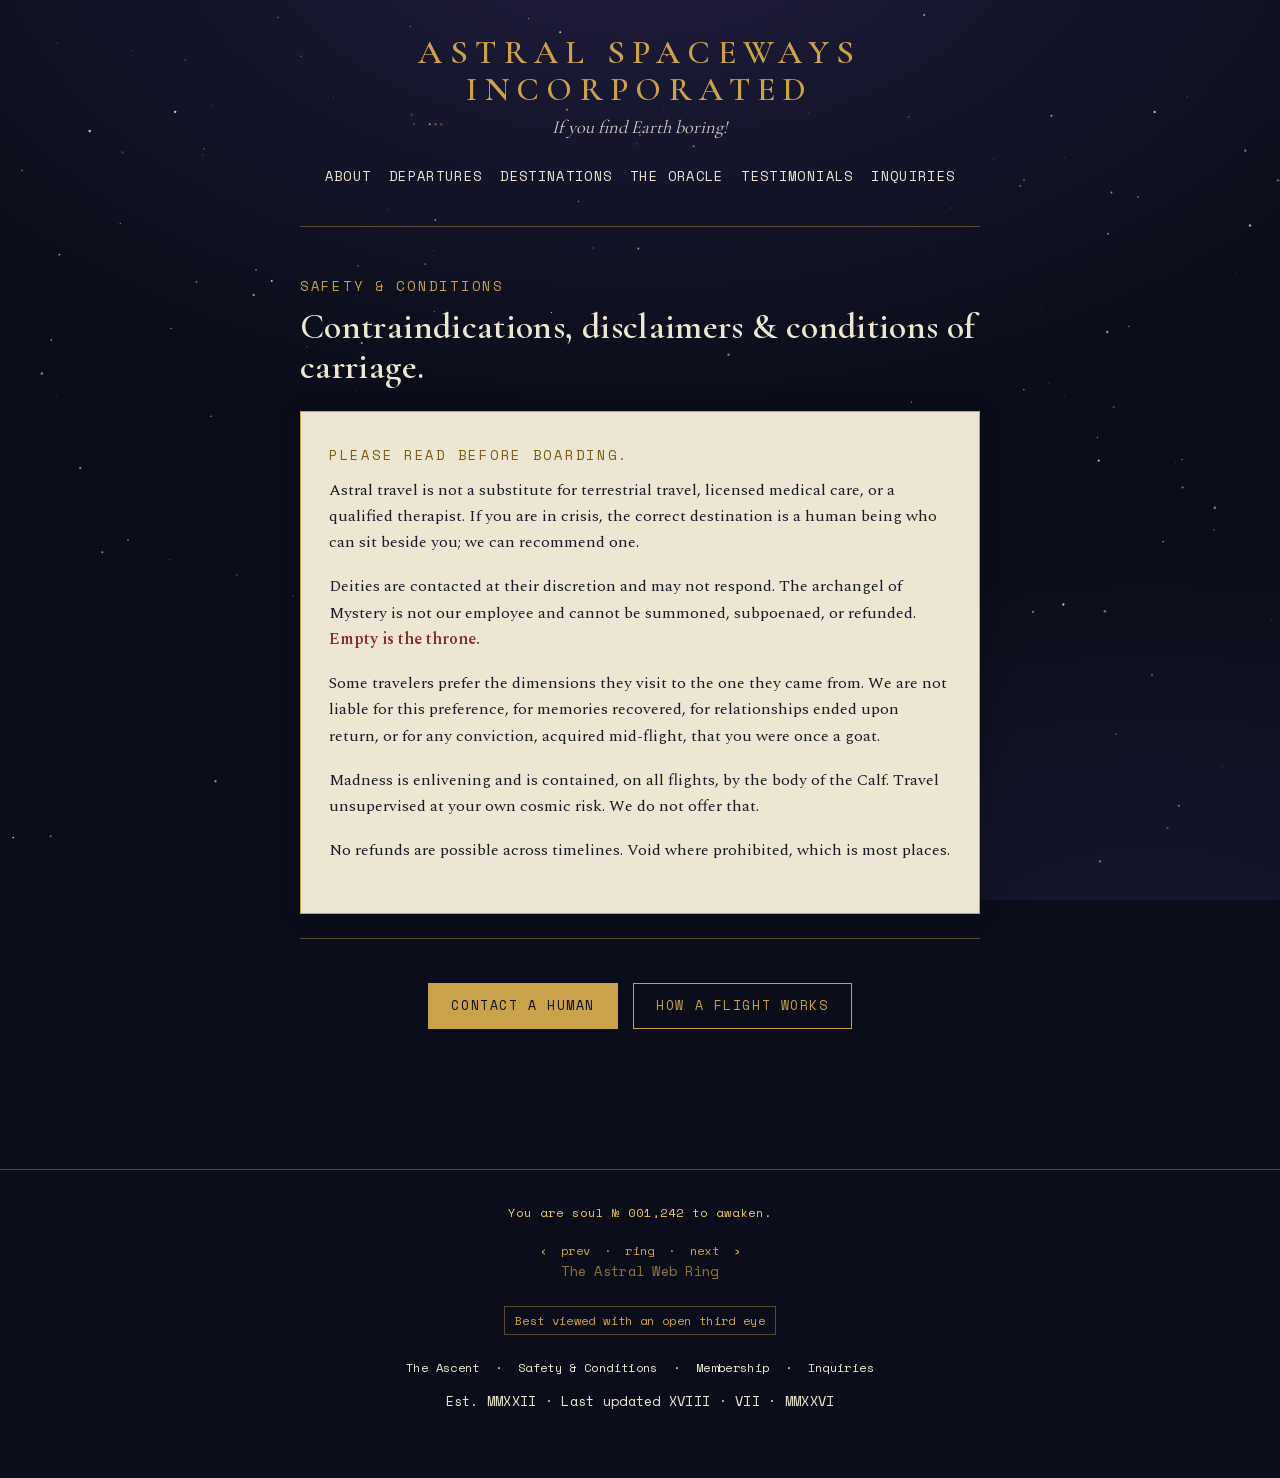
<file: safety.html>
<!DOCTYPE html>
<html lang="en">
<head>
  <meta charset="utf-8">
  <meta name="viewport" content="width=device-width, initial-scale=1">
  <title>Safety &amp; Conditions — Astral Spaceways Incorporated</title>
  <meta name="description" content="Please read before boarding. Astral travel is not a substitute for licensed medical care or a qualified therapist.">
  <link rel="icon" href="favicon.svg" type="image/svg+xml">
  <link rel="icon" href="favicon.ico" sizes="any">
  <link rel="stylesheet" href="assets/css/style.css">
  <meta property="og:type" content="website">
  <meta property="og:title" content="Safety &amp; Conditions — Astral Spaceways Incorporated">
  <meta property="og:description" content="Please read before boarding.">
  <meta property="og:image" content="assets/img/og-image.png">
</head>
<body>
  <div class="starfield" aria-hidden="true"></div>
  <a class="skip" href="#main">Skip to content</a>

  <header class="masthead">
    <div class="wrap">
      <p class="wordmark"><a href="index.html">Astral Spaceways Incorporated</a></p>
      <p class="tagline">If you find Earth boring!</p>
      <nav class="nav" aria-label="Primary">
        <ul>
          <li><a href="about.html">About</a></li>
          <li><a href="departures.html">Departures</a></li>
          <li><a href="destinations.html">Destinations</a></li>
          <li><a href="oracle.html">The Oracle</a></li>
          <li><a href="testimonials.html">Testimonials</a></li>
          <li><a href="inquiries.html">Inquiries</a></li>
        </ul>
      </nav>
      <hr class="hairline hairline--wide">
    </div>
  </header>

  <main id="main">
    <div class="wrap">
      <p class="eyebrow">Safety &amp; Conditions</p>
      <h1>Contraindications, disclaimers &amp; conditions of carriage.</h1>

      <div class="parchment">
        <p class="eyebrow">Please read before boarding.</p>
        <p>Astral travel is not a substitute for terrestrial travel, licensed medical care, or a qualified therapist. If you are in crisis, the correct destination is a human being who can sit beside you; we can recommend one.</p>

        <p>Deities are contacted at their discretion and may not respond. The archangel of Mystery is not our employee and cannot be summoned, subpoenaed, or refunded. <span class="veil">Empty is the throne.</span></p>

        <p>Some travelers prefer the dimensions they visit to the one they came from. We are not liable for this preference, for memories recovered, for relationships ended upon return, or for any conviction, acquired mid-flight, that you were once a goat.</p>

        <p>Madness is enlivening and is contained, on all flights, by the body of the Calf. Travel unsupervised at your own cosmic risk. We do not offer that.</p>

        <p>No refunds are possible across timelines. Void where prohibited, which is most places.</p>
      </div>

      <!-- Seam copy removed pending director approval of final copy — restore §5 / §10.8 block before launch -->

      <hr class="hairline">
      <section class="center">
        <div class="cta-row">
          <a class="btn btn--solid" href="inquiries.html">Contact a human</a>
          <a class="btn" href="ascent.html">How a flight works</a>
        </div>
      </section>
    </div>
  </main>

  <footer class="site-footer">
    <div class="wrap">
      <p class="counter">You are soul № 001,242 to awaken.</p>
      <p class="webring">‹ <a href="ascent.html">prev</a> · <a href="about.html">ring</a> · <a href="membership.html">next</a> ›<br><span class="mono" style="opacity:.7">The Astral Web Ring</span></p>
      <p class="badge3i">Best viewed with an open third eye</p>
      <p class="footer-links">
        <a href="ascent.html">The Ascent</a> ·
        <a href="safety.html">Safety &amp; Conditions</a> ·
        <a href="membership.html">Membership</a> ·
        <a href="inquiries.html">Inquiries</a>
      </p>
      <p class="mono">Est. MMXXII · Last updated XVIII · VII · MMXXVI</p>
    </div>
  </footer>

  <script src="assets/js/starfield.js" defer></script>
  <script src="assets/js/nav.js" defer></script>
</body>
</html>
</file>
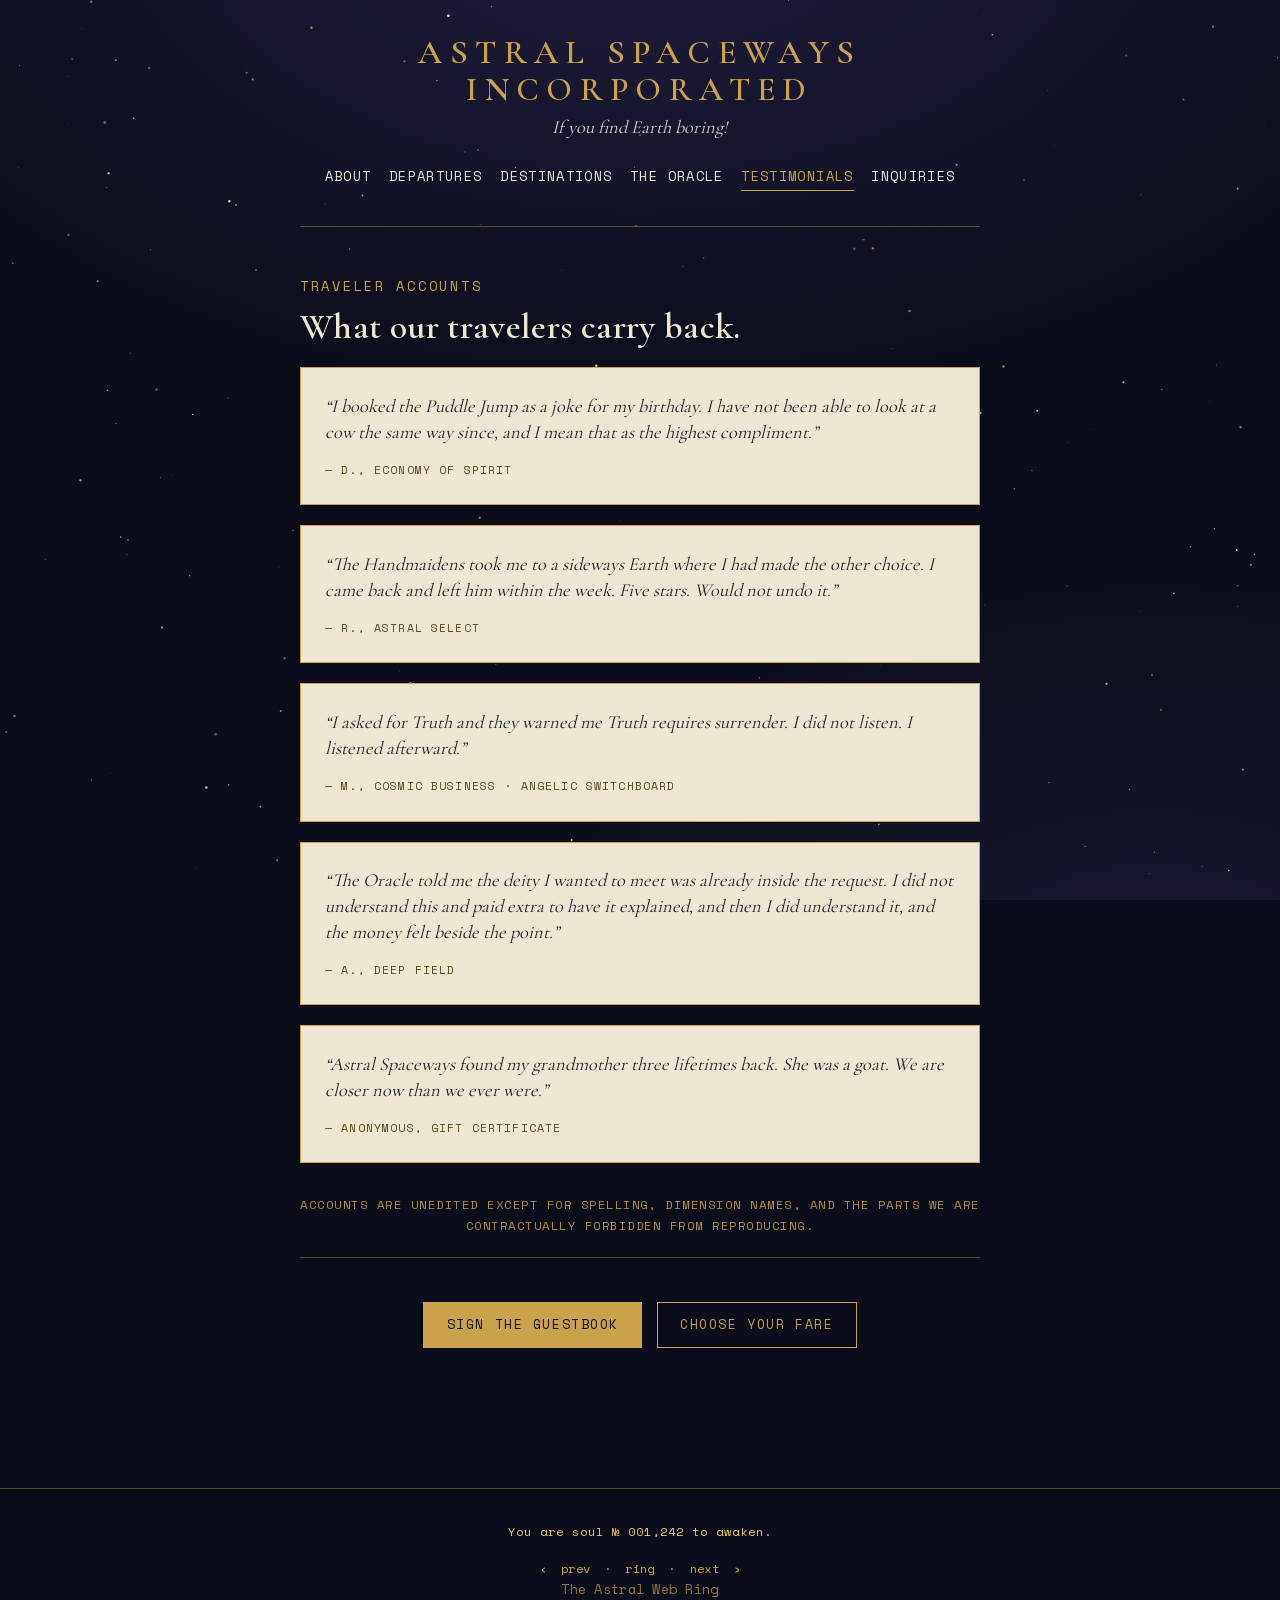
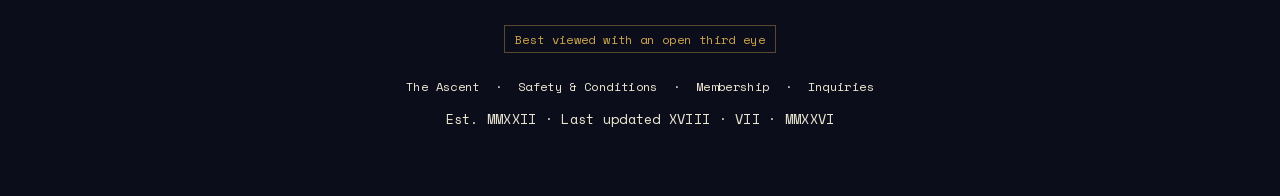
<file: testimonials.html>
<!DOCTYPE html>
<html lang="en">
<head>
  <meta charset="utf-8">
  <meta name="viewport" content="width=device-width, initial-scale=1">
  <title>Traveler Accounts — Astral Spaceways Incorporated</title>
  <meta name="description" content="Traveler accounts — glowing, and faintly haunted. Unedited except for spelling, dimension names, and the parts we are contractually forbidden from reproducing.">
  <link rel="icon" href="favicon.svg" type="image/svg+xml">
  <link rel="icon" href="favicon.ico" sizes="any">
  <link rel="stylesheet" href="assets/css/style.css">
  <meta property="og:type" content="website">
  <meta property="og:title" content="Traveler Accounts — Astral Spaceways Incorporated">
  <meta property="og:description" content="Glowing, and faintly haunted.">
  <meta property="og:image" content="assets/img/og-image.png">
</head>
<body>
  <div class="starfield" aria-hidden="true"></div>
  <a class="skip" href="#main">Skip to content</a>

  <header class="masthead">
    <div class="wrap">
      <p class="wordmark"><a href="index.html">Astral Spaceways Incorporated</a></p>
      <p class="tagline">If you find Earth boring!</p>
      <nav class="nav" aria-label="Primary">
        <ul>
          <li><a href="about.html">About</a></li>
          <li><a href="departures.html">Departures</a></li>
          <li><a href="destinations.html">Destinations</a></li>
          <li><a href="oracle.html">The Oracle</a></li>
          <li><a href="testimonials.html" aria-current="page">Testimonials</a></li>
          <li><a href="inquiries.html">Inquiries</a></li>
        </ul>
      </nav>
      <hr class="hairline hairline--wide">
    </div>
  </header>

  <main id="main">
    <div class="wrap">
      <p class="eyebrow">Traveler Accounts</p>
      <h1>What our travelers carry back.</h1>

      <div class="slab">
        <blockquote>“I booked the Puddle Jump as a joke for my birthday. I have not been able to look at a cow the same way since, and I mean that as the highest compliment.”</blockquote>
        <span class="attrib">— D., Economy of Spirit</span>
      </div>

      <div class="slab">
        <blockquote>“The Handmaidens took me to a sideways Earth where I had made the other choice. I came back and left him within the week. Five stars. Would not undo it.”</blockquote>
        <span class="attrib">— R., Astral Select</span>
      </div>

      <div class="slab">
        <blockquote>“I asked for Truth and they warned me Truth requires surrender. I did not listen. I listened afterward.”</blockquote>
        <span class="attrib">— M., Cosmic Business · Angelic Switchboard</span>
      </div>

      <div class="slab">
        <blockquote>“The Oracle told me the deity I wanted to meet was already inside the request. I did not understand this and paid extra to have it explained, and then I did understand it, and the money felt beside the point.”</blockquote>
        <span class="attrib">— A., Deep Field</span>
      </div>

      <div class="slab">
        <blockquote>“Astral Spaceways found my grandmother three lifetimes back. She was a goat. We are closer now than we ever were.”</blockquote>
        <span class="attrib">— Anonymous, gift certificate</span>
      </div>

      <p class="trust" style="margin-top:2rem">Accounts are unedited except for spelling, dimension names, and the parts we are contractually forbidden from reproducing.</p>

      <hr class="hairline">
      <section class="center">
        <div class="cta-row">
          <a class="btn btn--solid" href="inquiries.html">Sign the guestbook</a>
          <a class="btn" href="departures.html">Choose your fare</a>
        </div>
      </section>
    </div>
  </main>

  <footer class="site-footer">
    <div class="wrap">
      <p class="counter">You are soul № 001,242 to awaken.</p>
      <p class="webring">‹ <a href="oracle.html">prev</a> · <a href="about.html">ring</a> · <a href="ascent.html">next</a> ›<br><span class="mono" style="opacity:.7">The Astral Web Ring</span></p>
      <p class="badge3i">Best viewed with an open third eye</p>
      <p class="footer-links">
        <a href="ascent.html">The Ascent</a> ·
        <a href="safety.html">Safety &amp; Conditions</a> ·
        <a href="membership.html">Membership</a> ·
        <a href="inquiries.html">Inquiries</a>
      </p>
      <p class="mono">Est. MMXXII · Last updated XVIII · VII · MMXXVI</p>
    </div>
  </footer>

  <script src="assets/js/starfield.js" defer></script>
  <script src="assets/js/nav.js" defer></script>
</body>
</html>
</file>
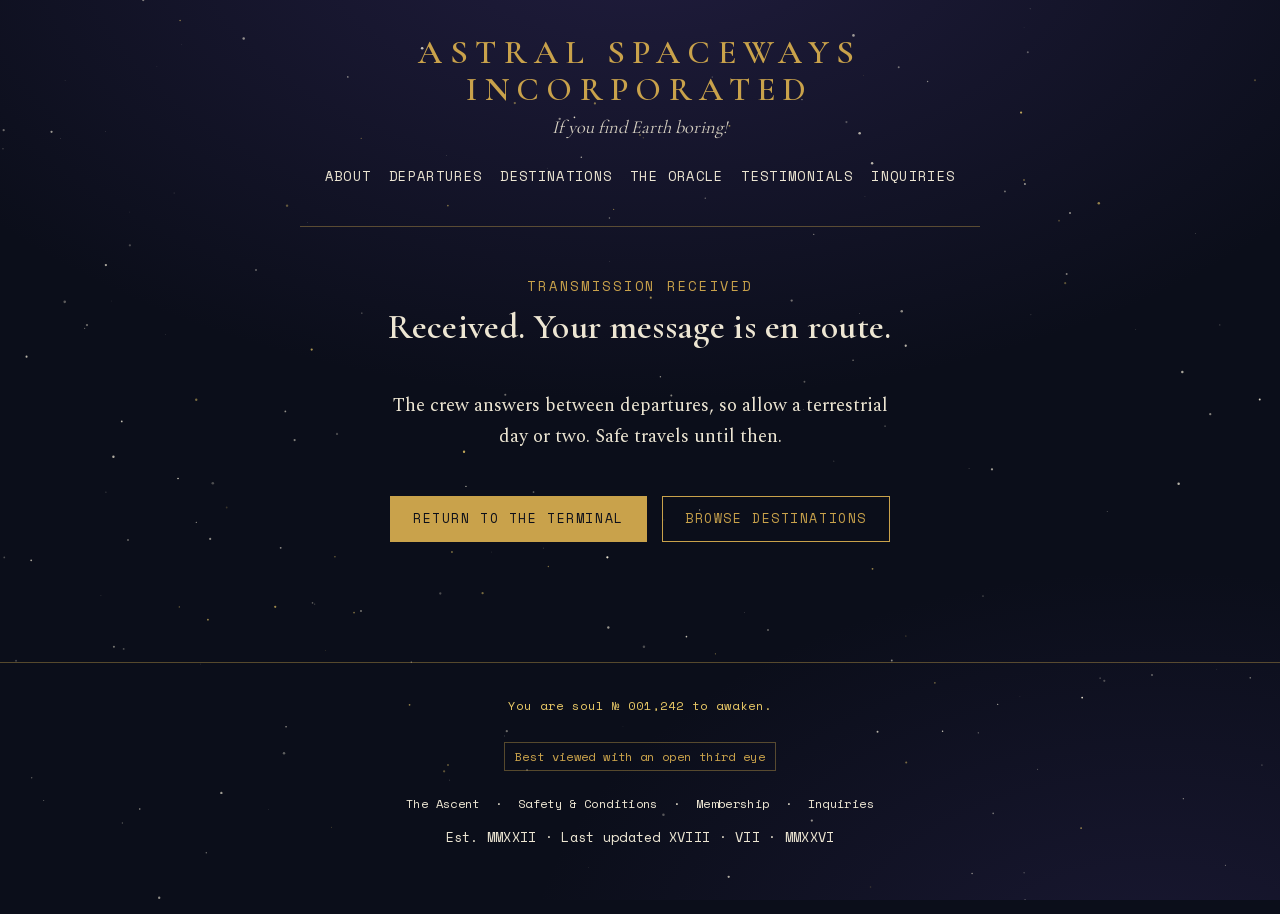
<file: thanks.html>
<!DOCTYPE html>
<html lang="en">
<head>
  <meta charset="utf-8">
  <meta name="viewport" content="width=device-width, initial-scale=1">
  <title>Transmission Received — Astral Spaceways Incorporated</title>
  <meta name="description" content="Received. Your message is en route.">
  <meta name="robots" content="noindex">
  <link rel="icon" href="favicon.svg" type="image/svg+xml">
  <link rel="icon" href="favicon.ico" sizes="any">
  <link rel="stylesheet" href="assets/css/style.css">
</head>
<body>
  <div class="starfield" aria-hidden="true"></div>
  <a class="skip" href="#main">Skip to content</a>

  <header class="masthead">
    <div class="wrap">
      <p class="wordmark"><a href="index.html">Astral Spaceways Incorporated</a></p>
      <p class="tagline">If you find Earth boring!</p>
      <nav class="nav" aria-label="Primary">
        <ul>
          <li><a href="about.html">About</a></li>
          <li><a href="departures.html">Departures</a></li>
          <li><a href="destinations.html">Destinations</a></li>
          <li><a href="oracle.html">The Oracle</a></li>
          <li><a href="testimonials.html">Testimonials</a></li>
          <li><a href="inquiries.html">Inquiries</a></li>
        </ul>
      </nav>
      <hr class="hairline hairline--wide">
    </div>
  </header>

  <main id="main">
    <div class="wrap center">
      <p class="eyebrow">Transmission Received</p>
      <h1>Received. Your message is en route.</h1>
      <section class="measure">
        <p class="lede">The crew answers between departures, so allow a terrestrial day or two. Safe travels until then.</p>
      </section>
      <div class="cta-row">
        <a class="btn btn--solid" href="index.html">Return to the terminal</a>
        <a class="btn" href="destinations.html">Browse destinations</a>
      </div>
    </div>
  </main>

  <footer class="site-footer">
    <div class="wrap">
      <p class="counter">You are soul № 001,242 to awaken.</p>
      <p class="badge3i">Best viewed with an open third eye</p>
      <p class="footer-links">
        <a href="ascent.html">The Ascent</a> ·
        <a href="safety.html">Safety &amp; Conditions</a> ·
        <a href="membership.html">Membership</a> ·
        <a href="inquiries.html">Inquiries</a>
      </p>
      <p class="mono">Est. MMXXII · Last updated XVIII · VII · MMXXVI</p>
    </div>
  </footer>

  <script src="assets/js/starfield.js" defer></script>
  <script src="assets/js/nav.js" defer></script>
</body>
</html>
</file>
<file: assets/css/style.css>
/* ============================================================
   ASTRAL SPACEWAYS INCORPORATED — style.css
   A celestial travel bureau, hand-built by mystics with taste
   and no budget, in the last year before Y2K.
   All tokens + components. No framework. No build step.
   ============================================================ */

/* ---- self-hosted fonts (OFL) — §8.2 / §14 ---- */
@font-face{
  font-family:'Cormorant Garamond';
  src:url('../fonts/cormorant-garamond-var.woff2') format('woff2');
  font-weight:400 600; font-style:normal; font-display:swap;
}
@font-face{
  font-family:'Spectral';
  src:url('../fonts/spectral-400.woff2') format('woff2');
  font-weight:400; font-style:normal; font-display:swap;
}
@font-face{
  font-family:'Spectral';
  src:url('../fonts/spectral-600.woff2') format('woff2');
  font-weight:600; font-style:normal; font-display:swap;
}
@font-face{
  font-family:'Space Mono';
  src:url('../fonts/space-mono-400.woff2') format('woff2');
  font-weight:400; font-style:normal; font-display:swap;
}
@font-face{
  font-family:'Space Mono';
  src:url('../fonts/space-mono-700.woff2') format('woff2');
  font-weight:700; font-style:normal; font-display:swap;
}

/* ---- design tokens — §14 ---- */
:root{
  --void:#0B0E1A; --deep:#141B33; --astral:#3B2F6B;
  --calf-gold:#C9A24B; --gold-lit:#E7C766; --bone:#EDE6D3; --veil-red:#8B2A2A;

  --display:"Cormorant Garamond", Georgia, serif;
  --body:"Spectral","EB Garamond", Georgia, serif;
  --mono:"Space Mono","IBM Plex Mono", Courier, monospace;

  --t-hero:3.25rem; --t-h1:2.25rem; --t-h2:1.6rem;
  --t-lg:1.15rem; --t-base:1rem; --t-cap:0.85rem;
  --measure:66ch; --column:720px; --lh-body:1.65;

  --rule:1px solid color-mix(in srgb, var(--calf-gold) 40%, transparent);
  --hair:color-mix(in srgb, var(--calf-gold) 40%, transparent);
  --radius:0;
  --space:1.25rem;
}

/* ---- reset-ish ---- */
*,*::before,*::after{ box-sizing:border-box; }
/* [hidden] must win over any explicit display (e.g. .nav ul{display:flex})
   so the small-screen nav toggle can actually collapse the menu — §8.7 */
[hidden]{ display:none !important; }
html{ -webkit-text-size-adjust:100%; scroll-behavior:smooth;
  -webkit-tap-highlight-color:color-mix(in srgb, var(--gold-lit) 20%, transparent); }
body{
  margin:0; background:var(--void); color:var(--bone);
  font-family:var(--body); font-size:var(--t-base); line-height:var(--lh-body);
  min-height:100vh; min-height:100dvh; position:relative;
  text-rendering:optimizeLegibility; -webkit-font-smoothing:antialiased;
}
img{ max-width:100%; height:auto; display:block; }
a{ color:var(--gold-lit); text-decoration:none; }
a:hover,a:focus{ color:var(--gold-lit); text-decoration:underline; text-underline-offset:3px; }
:focus-visible{ outline:2px solid var(--gold-lit); outline-offset:2px; }
hr{ border:none; border-top:var(--rule); margin:2.5rem 0; }
::selection{ background:var(--astral); color:var(--gold-lit); }

/* ---- starfield (decorative, behind everything) — §8.5 / F5 ---- */
.starfield{
  position:fixed; inset:0; z-index:-2; pointer-events:none;
  background:
    radial-gradient(1200px 700px at 50% -10%, color-mix(in srgb, var(--astral) 45%, transparent), transparent 70%),
    radial-gradient(900px 600px at 90% 110%, color-mix(in srgb, var(--astral) 30%, transparent), transparent 70%),
    var(--void);
}
.starfield canvas{ position:absolute; inset:0; width:100%; height:100%; display:block; }
/* CSS fallback stars if JS/canvas is off */
.starfield::before{
  content:""; position:absolute; inset:0;
  background-image:
    radial-gradient(1px 1px at 20% 30%, var(--bone) 50%, transparent),
    radial-gradient(1px 1px at 80% 20%, var(--gold-lit) 50%, transparent),
    radial-gradient(1px 1px at 60% 70%, var(--bone) 50%, transparent),
    radial-gradient(1px 1px at 35% 85%, var(--gold-lit) 50%, transparent),
    radial-gradient(1px 1px at 10% 60%, var(--bone) 50%, transparent),
    radial-gradient(1px 1px at 90% 75%, var(--bone) 50%, transparent),
    radial-gradient(1px 1px at 50% 15%, var(--gold-lit) 50%, transparent);
  opacity:.5;
}

/* ---- layout — §8.3 ---- */
.wrap{ width:100%; max-width:var(--column); margin:0 auto; padding:0 1.25rem; }
main{ padding:1rem 0 3rem; }
section{ margin:2.75rem 0; }
.center{ text-align:center; }
.measure{ max-width:var(--measure); margin-inline:auto; }

/* skip link */
.skip{ position:absolute; left:-999px; top:0; background:var(--gold-lit); color:var(--void);
  padding:.5rem .9rem; font-family:var(--mono); z-index:100; }
.skip:focus{ left:1rem; top:1rem; }

/* ---- header / wordmark / nav — §8.3 ---- */
.masthead{ padding-top:2rem; text-align:center; }
.sigil{ width:56px; height:56px; margin:0 auto .5rem; color:var(--calf-gold); }
.sigil svg,.sigil img{ width:100%; height:100%; }
.wordmark{
  font-family:var(--display); font-weight:600; color:var(--calf-gold);
  font-size:clamp(1.4rem, 4.5vw, 2.1rem); letter-spacing:.22em; text-transform:uppercase;
  margin:.2rem 0 .1rem; line-height:1.1;
}
.wordmark a{ color:inherit; }
.wordmark a:hover{ text-decoration:none; color:var(--gold-lit); }
.tagline{
  font-family:var(--display); font-style:italic; color:var(--bone);
  font-size:var(--t-lg); opacity:.9; margin:.2rem 0 1rem;
}
.nav{ font-family:var(--mono); font-size:var(--t-cap); text-transform:uppercase;
  letter-spacing:.1em; padding:.4rem 0; }
.nav ul{ list-style:none; margin:0; padding:0; display:flex; flex-wrap:wrap;
  justify-content:center; gap:.35rem 1.1rem; }
.nav a{ color:var(--bone); padding:.25rem 0; border-bottom:1px solid transparent; }
.nav a:hover{ color:var(--gold-lit); text-decoration:none; border-bottom-color:var(--calf-gold); }
.nav a[aria-current="page"]{ color:var(--calf-gold); border-bottom-color:var(--calf-gold); }

/* gold hairline rule — §8.3 */
.hairline{ border:none; border-top:1px solid var(--hair); margin:1.25rem 0; }
.hairline--wide{ margin:2rem 0; }

/* ---- headings / eyebrows / type — §8.2 ---- */
.eyebrow{ font-family:var(--mono); text-transform:uppercase; letter-spacing:.2em;
  font-size:var(--t-cap); color:var(--calf-gold); margin:0 0 .6rem; }
h1,.h1{ font-family:var(--display); font-weight:600; color:var(--bone);
  font-size:clamp(2rem, 6vw, var(--t-h1)); line-height:1.12; margin:.2rem 0 1rem; letter-spacing:.01em; }
.hero-title{ font-size:clamp(2.4rem, 9vw, var(--t-hero)); }
h2,.h2{ font-family:var(--display); font-weight:600; color:var(--gold-lit);
  font-size:var(--t-h2); line-height:1.2; margin:2rem 0 .8rem; }
h3,.h3{ font-family:var(--display); font-weight:600; color:var(--bone);
  font-size:var(--t-lg); margin:1.4rem 0 .5rem; letter-spacing:.01em; }
p{ margin:0 0 1.1rem; }
.lede{ font-size:var(--t-lg); color:var(--bone); }
strong{ color:var(--gold-lit); font-weight:600; }
em{ color:inherit; }
.dropcap::first-letter{ font-family:var(--display); font-size:3.2em; line-height:.8;
  float:left; color:var(--calf-gold); padding:.05em .12em 0 0; font-weight:600; }

/* in-world copy block (blockquote voice) */
.inworld{ border-left:2px solid var(--hair); padding-left:1.2rem; margin:1.4rem 0;
  color:var(--bone); }
.inworld p:last-child{ margin-bottom:0; }
.epigraph{ font-family:var(--display); font-style:italic; font-size:var(--t-lg);
  color:var(--bone); opacity:.85; text-align:center; margin:1.5rem auto; }
.epigraph cite{ display:block; font-family:var(--mono); font-style:normal;
  font-size:.75rem; letter-spacing:.1em; opacity:.7; margin-top:.4rem; text-transform:uppercase; }

/* mono utility text — §8.2 (data/captions only) */
.mono{ font-family:var(--mono); font-size:var(--t-cap); letter-spacing:.02em; }
.trust{ font-family:var(--mono); font-size:.78rem; letter-spacing:.04em; color:var(--calf-gold);
  text-align:center; text-transform:uppercase; opacity:.85; }
.data-list{ list-style:none; margin:1rem 0; padding:0; font-family:var(--mono); font-size:.9rem; }
.data-list li{ padding:.5rem 0; border-bottom:1px dotted var(--hair); }
.data-list li:last-child{ border-bottom:none; }

/* ---- boarding-pass card — §8.6 ---- */
.pass{
  background:var(--deep); border:var(--rule); border-left:4px solid var(--calf-gold);
  padding:var(--space); font-family:var(--mono); position:relative; margin:1.25rem 0;
  overflow:hidden;
}
/* perforated right edge */
.pass::after{
  content:""; position:absolute; top:0; right:0; bottom:0; width:14px;
  background:
    radial-gradient(circle 4px at right 7px top 10px, var(--void) 55%, transparent 56%),
    linear-gradient(var(--void),var(--void));
  background-repeat:repeat-y; background-size:100% 20px;
  border-left:1px dashed var(--hair);
}
.pass .ticket-no{ position:absolute; top:.7rem; right:1.5rem; font-size:.7rem;
  letter-spacing:.1em; color:var(--calf-gold); opacity:.8; }
.pass .fare{ font-family:var(--display); font-size:var(--t-h2); color:var(--gold-lit);
  letter-spacing:.02em; margin:0 0 .1rem; }
.pass .fare-sub{ font-family:var(--mono); font-size:.72rem; text-transform:uppercase;
  letter-spacing:.16em; color:var(--calf-gold); margin:0 0 .8rem; }
.pass .fare-body{ font-family:var(--body); font-size:.98rem; color:var(--bone); }
.pass .fare-price{ font-family:var(--mono); color:var(--gold-lit); font-size:.95rem;
  letter-spacing:.05em; margin-top:.6rem; }
.pass .flight-data{ font-family:var(--mono); font-size:.72rem; color:var(--bone); opacity:.7;
  letter-spacing:.03em; margin-top:.8rem; border-top:1px dotted var(--hair); padding-top:.6rem; }

/* boarding-pass grid (feature tiles) */
.pass-grid{ display:grid; gap:1.1rem; grid-template-columns:1fr; }
@media (min-width:560px){ .pass-grid.cols-3{ grid-template-columns:repeat(3,1fr); }
  .pass-grid.cols-2{ grid-template-columns:repeat(2,1fr); } }
.tile{ display:flex; flex-direction:column; }
.tile .fare{ font-size:var(--t-lg); }
.tile-cta{ margin-top:auto; padding-top:.8rem; }

/* ---- CTA button — gold ---- */
.btn{ display:inline-block; font-family:var(--mono); text-transform:uppercase;
  letter-spacing:.12em; font-size:.82rem; padding:.7rem 1.4rem; cursor:pointer;
  background:transparent; color:var(--calf-gold); border:1px solid var(--calf-gold);
  transition:background .15s ease, color .15s ease; }
.btn:hover,.btn:focus{ background:var(--calf-gold); color:var(--void); text-decoration:none; }
/* touch feedback (hover doesn't fire reliably on touch) */
.btn:active{ background:var(--calf-gold); color:var(--void); transform:translateY(1px); }
.btn--solid{ background:var(--calf-gold); color:var(--void); }
.btn--solid:hover,.btn--solid:focus{ background:var(--gold-lit); border-color:var(--gold-lit); }
.btn--block{ display:block; width:100%; text-align:center; }
.cta-row{ display:flex; flex-wrap:wrap; gap:.9rem; justify-content:center; margin:1.5rem 0; }

/* ---- departures board (signature) — §8.4 / F4 ---- */
.board{ background:#080a13; border:1px solid var(--hair); padding:1rem .8rem;
  font-family:var(--mono); overflow-x:auto; overscroll-behavior-x:contain;
  box-shadow:inset 0 0 40px rgba(0,0,0,.6); }
.board table{ width:100%; border-collapse:collapse; font-size:.8rem; min-width:460px; }
.board caption{ font-size:.7rem; letter-spacing:.24em; text-transform:uppercase;
  color:var(--calf-gold); padding-bottom:.7rem; text-align:left; }
.board th{ text-align:left; color:var(--calf-gold); font-weight:400; font-size:.66rem;
  letter-spacing:.14em; text-transform:uppercase; padding:.3rem .5rem; opacity:.75;
  border-bottom:1px solid var(--hair); }
.board td{ padding:.55rem .5rem; border-bottom:1px dotted color-mix(in srgb,var(--calf-gold) 22%, transparent);
  color:var(--gold-lit); white-space:nowrap; vertical-align:middle; }
.board tr:last-child td{ border-bottom:none; }
.board .dest{ color:var(--bone); }
.board a.dest{ color:var(--bone); }
.board a.dest:hover{ color:var(--gold-lit); }
.board .status{ color:var(--calf-gold); font-size:.7rem; letter-spacing:.08em; }
.board .status[data-s="boarding"]{ color:var(--gold-lit); }
.board .status[data-s="delayed"]{ color:var(--veil-red); }
.board .status[data-s="notyet"]{ color:var(--bone); opacity:.55; }
/* split-flap cell: each char box */
.flap{ display:inline-block; }
.flap b{ display:inline-block; min-width:.62em; text-align:center; font-weight:400;
  background:#11131f; margin:0 .5px; padding:0 1px; border-radius:1px; }

/* ---- testimonial slab (parchment) — §8.6 ---- */
.slab{ background:var(--bone); color:var(--void); padding:1.6rem 1.5rem; margin:1.25rem 0;
  border:1px solid var(--calf-gold); position:relative; }
.slab blockquote{ margin:0; font-family:var(--display); font-size:var(--t-lg); font-style:italic;
  line-height:1.4; color:#20232f; }
.slab .attrib{ font-family:var(--mono); font-style:normal; font-size:.72rem;
  text-transform:uppercase; letter-spacing:.1em; color:#5a4a1e; margin-top:.9rem; display:block; }

/* ---- parchment / covenant panel — §8.6 ---- */
.parchment{ background:var(--bone); color:#191c26; padding:2rem 1.75rem; margin:1.5rem 0;
  border:1px solid var(--calf-gold); box-shadow:0 2px 20px rgba(0,0,0,.35); }
.parchment h2,.parchment h3{ color:#3a2c0a; }
.parchment strong{ color:#5a4a1e; }
.parchment a{ color:#6b4a12; }
.parchment .eyebrow{ color:#7a5a10; }
.parchment .inworld{ border-left-color:#b89a52; }
.parchment .veil{ color:var(--veil-red); font-weight:600; }

/* ---- crew card — §8.6 ---- */
.crew{ margin:1.5rem 0; padding:1.4rem 0; border-top:1px solid var(--hair); }
.crew:first-of-type{ border-top:none; }
.crew-head{ display:flex; gap:1.1rem; align-items:flex-start; }
.crew-portrait{ flex:0 0 76px; width:76px; height:76px; border:1px solid var(--calf-gold);
  background:var(--deep); color:var(--calf-gold); display:grid; place-items:center; }
.crew-portrait svg,.crew-portrait img{ width:60%; height:60%; }
.crew-name{ font-family:var(--display); font-weight:600; color:var(--gold-lit);
  font-size:var(--t-lg); margin:0; text-transform:uppercase; letter-spacing:.04em; }
.crew-role{ font-family:var(--mono); font-size:.72rem; text-transform:uppercase;
  letter-spacing:.1em; color:var(--calf-gold); margin:.2rem 0; }
.tag{ display:inline-block; font-family:var(--mono); font-size:.66rem; letter-spacing:.08em;
  text-transform:uppercase; border:1px solid var(--hair); padding:.15rem .5rem; margin:.2rem .3rem .2rem 0;
  color:var(--bone); }

/* ---- inquiry form — §8.6 / §10.9 ---- */
.form{ margin:1.5rem 0; }
.field{ margin-bottom:1.2rem; }
.field label{ display:block; font-family:var(--mono); font-size:.75rem; text-transform:uppercase;
  letter-spacing:.1em; color:var(--calf-gold); margin-bottom:.35rem; }
.field .hint{ display:block; font-family:var(--display); font-style:italic; font-size:.9rem;
  color:var(--bone); opacity:.7; margin-bottom:.4rem; text-transform:none; letter-spacing:0; }
.field input,.field select,.field textarea{
  width:100%; background:var(--bone); color:var(--void); border:1px solid var(--calf-gold);
  font-family:var(--body); font-size:1rem; padding:.65rem .8rem; border-radius:0;
}
.field textarea{ min-height:8rem; resize:vertical; }
.field input:focus,.field select:focus,.field textarea:focus{ outline:2px solid var(--gold-lit); outline-offset:1px; }
.hp{ position:absolute; left:-5000px; width:1px; height:1px; overflow:hidden; }
.form-note{ font-family:var(--mono); font-size:.72rem; opacity:.75; margin-top:1rem; }
.form-status{ font-family:var(--mono); padding:1rem 1.2rem; margin:1.2rem 0; display:none; }
.form-status.show{ display:block; }
.form-status.ok{ border:1px solid var(--calf-gold); color:var(--gold-lit); background:var(--deep); }
.form-status.err{ border:1px solid var(--veil-red); color:var(--bone); background:color-mix(in srgb,var(--veil-red) 22%, var(--deep)); }

/* guestbook flourish */
.guestbook{ font-family:var(--mono); font-size:.78rem; color:var(--bone); opacity:.8;
  border-top:1px dotted var(--hair); margin-top:2rem; padding-top:1rem; }
.guestbook li{ padding:.3rem 0; }

/* ---- under-construction easter egg — §8.5 ---- */
.construction{ text-align:center; font-family:var(--mono); border:1px dashed var(--calf-gold);
  padding:2rem 1.2rem; margin:1.5rem 0; background:repeating-linear-gradient(45deg,
    transparent, transparent 12px, color-mix(in srgb,var(--calf-gold) 6%, transparent) 12px,
    color-mix(in srgb,var(--calf-gold) 6%, transparent) 24px); }
.construction .big{ font-family:var(--display); font-size:var(--t-h2); color:var(--gold-lit);
  text-transform:uppercase; letter-spacing:.1em; }

/* ---- marquee / ticker (used once) — §8.5 ---- */
.ticker{ overflow:hidden; border-top:1px solid var(--hair); border-bottom:1px solid var(--hair);
  padding:.5rem 0; font-family:var(--mono); font-size:.78rem; color:var(--calf-gold);
  letter-spacing:.06em; white-space:nowrap; }
.ticker > span{ display:inline-block; padding-left:100%; animation:crawl 34s linear infinite; }
@keyframes crawl{ from{ transform:translateX(0);} to{ transform:translateX(-100%);} }

/* ---- footer — §10.12 ---- */
.site-footer{ border-top:1px solid var(--hair); margin-top:3rem; padding:2rem 0 3rem;
  font-family:var(--mono); font-size:.76rem; color:var(--bone); text-align:center; letter-spacing:.03em; }
.site-footer a{ color:var(--calf-gold); }
.counter{ color:var(--gold-lit); letter-spacing:.08em; }
.webring{ margin:.9rem 0; color:var(--calf-gold); }
.webring a{ padding:0 .4rem; }
.badge3i{ display:inline-block; border:1px solid var(--hair); padding:.2rem .6rem; margin:.6rem 0;
  color:var(--calf-gold); }
.footer-links{ margin:.8rem 0; }
.footer-links a{ padding:0 .5rem; color:var(--bone); }
.seam{ max-width:56ch; margin:1.2rem auto 0; font-family:var(--body); font-style:italic;
  font-size:.86rem; color:var(--bone); opacity:.72; line-height:1.5; letter-spacing:0; }
.attribution{ margin-top:1rem; opacity:.55; font-size:.68rem; }

/* ---- reduced motion — §8.7 / F5 ---- */
@media (prefers-reduced-motion:reduce){
  html{ scroll-behavior:auto; }
  .starfield canvas{ display:none; }
  .ticker > span{ animation:none; padding-left:0; }
  .flap b{ transition:none !important; }
  *{ animation-duration:.001ms !important; animation-iteration-count:1 !important; }
}

/* ---- small screens — §8.7 (to 320px) ---- */
@media (max-width:480px){
  :root{ --t-h2:1.4rem; }
  .wrap{ padding:0 1rem; }
  .wordmark{ letter-spacing:.14em; }
  .nav ul{ gap:.15rem .8rem; }
  .crew-head{ flex-direction:column; align-items:center; text-align:center; }
  .board table{ font-size:.72rem; }
  /* ≥44px tap targets on touch (WCAG 2.5.5) — pad without changing the look */
  .nav a{ padding:.72rem .3rem; }
  .webring a,.footer-links a{ display:inline-block; padding:.78rem .55rem; }
  .board a.dest{ display:inline-block; padding:.5rem 0; }
}
</file>
